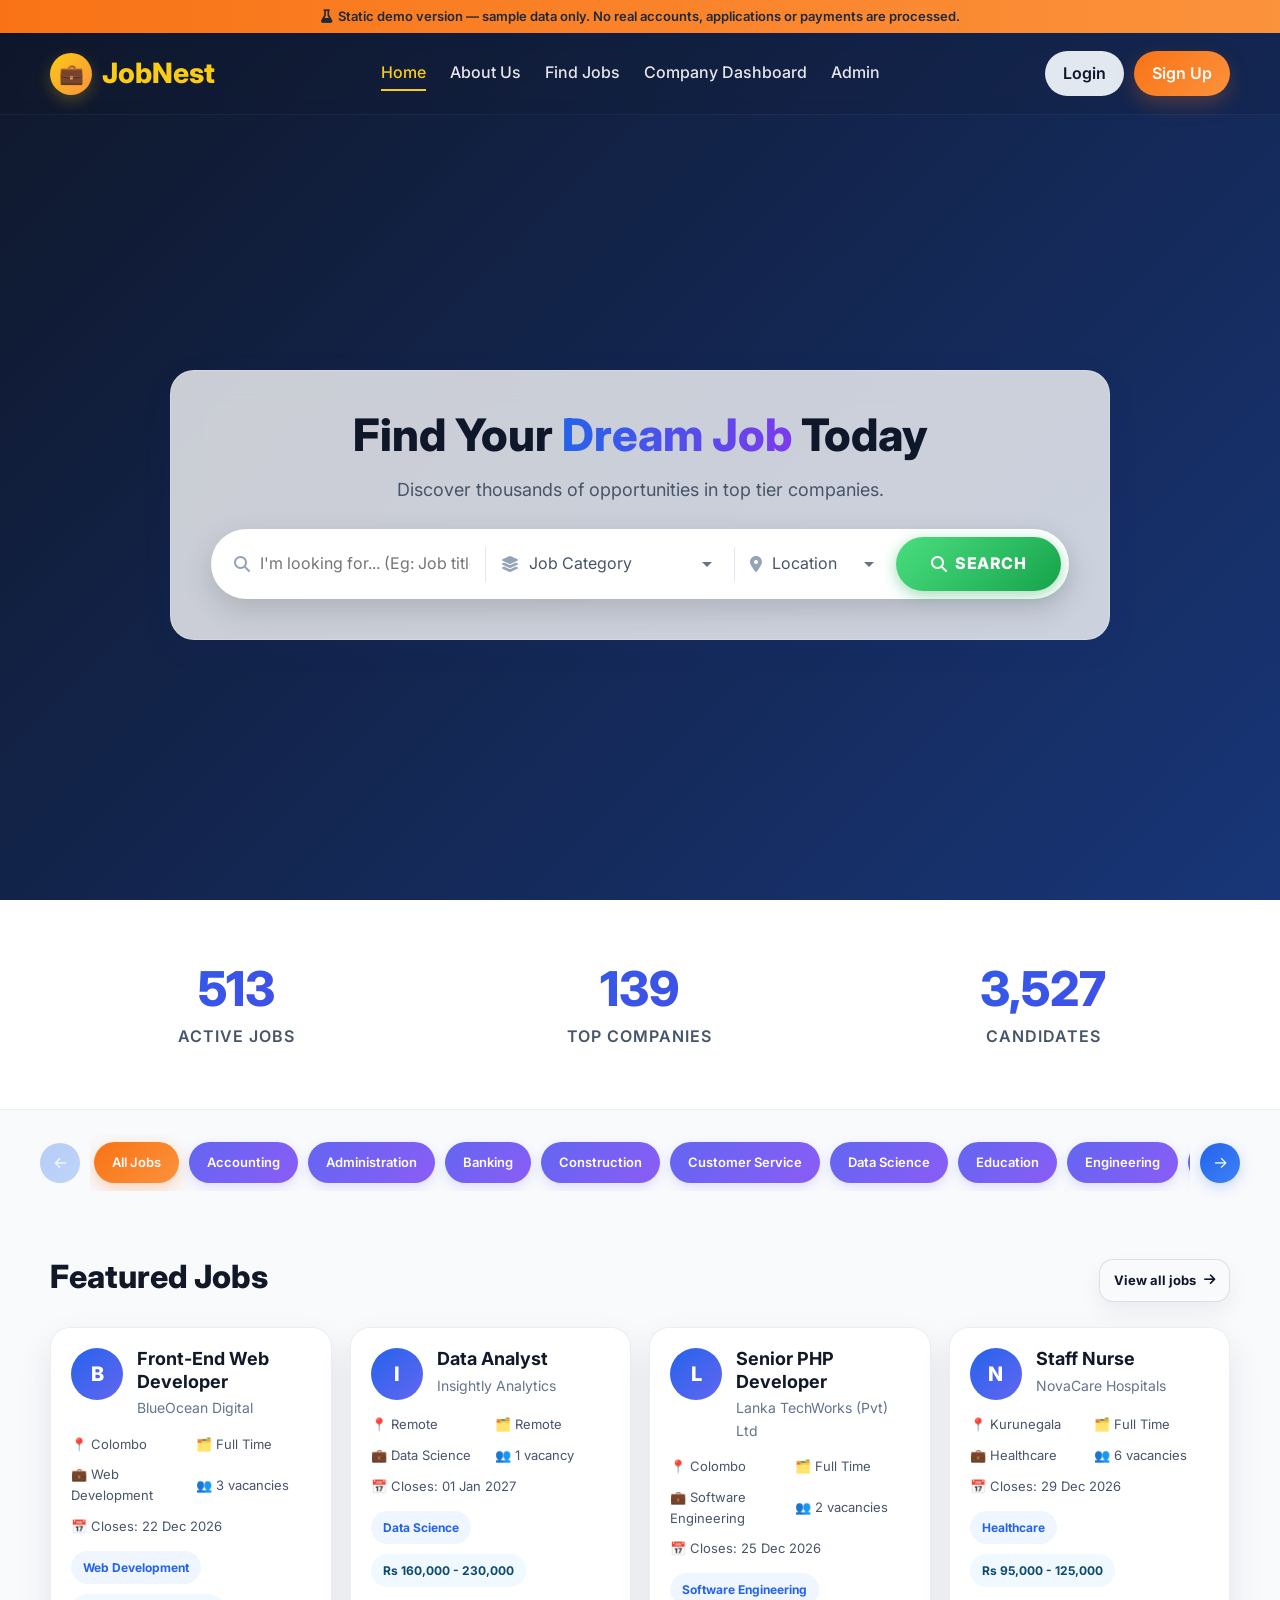
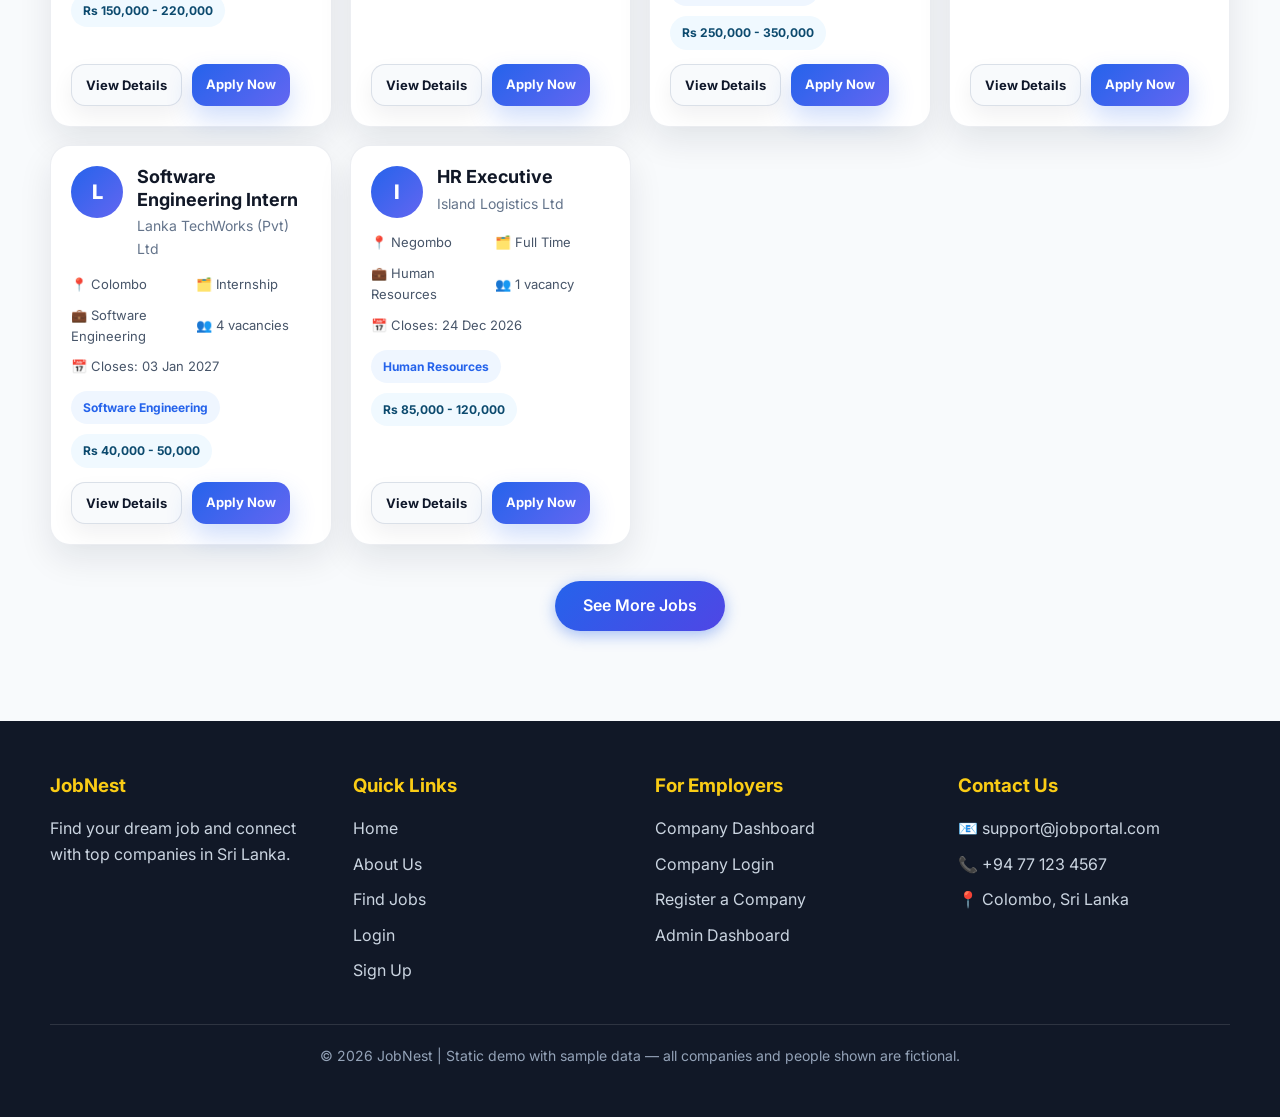
<file: index.html>
<!DOCTYPE html>
<html lang="en">
<head>
  <meta charset="UTF-8">
  <meta name="viewport" content="width=device-width, initial-scale=1.0">
  <title>JobNest – Find Your Dream Job | Demo</title>
  <meta name="description" content="Static demo of the JobNest job portal: browse sample jobs, companies and dashboards.">
  <link rel="preconnect" href="https://fonts.googleapis.com">
  <link rel="preconnect" href="https://fonts.gstatic.com" crossorigin>
  <link rel="stylesheet" href="https://fonts.googleapis.com/css2?family=Inter:wght@300;400;500;600;700;800&display=swap">
  <link rel="stylesheet" href="https://cdnjs.cloudflare.com/ajax/libs/font-awesome/6.5.2/css/all.min.css">
  <link rel="stylesheet" href="assets/css/style.css">
</head>
<body data-page="home">

  <noscript><p style="padding:140px 20px 20px;text-align:center">This demo needs JavaScript enabled to show navigation and sample jobs.</p></noscript>

  <section class="cinematic-hero">
    <div id="cinematic-slider" class="hero-slider" aria-hidden="true"></div>
    <div class="hero-overlay"></div>

    <div class="hero-content reveal">
      <div class="glass-panel">
        <h1>Find Your <span>Dream Job</span> Today</h1>
        <p class="lead">Discover thousands of opportunities in top tier companies.</p>

        <form action="jobs.html" method="GET" class="premium-search-bar" role="search">
          <div class="search-input-group flex-fill">
            <i class="fas fa-search"></i>
            <input type="text" name="search" aria-label="Keyword" placeholder="I'm looking for... (Eg: Job title, Position, Company)">
          </div>
          <div class="search-divider"></div>
          <div class="search-input-group">
            <i class="fas fa-layer-group"></i>
            <select name="category" id="home-category" aria-label="Job category">
              <option value="">Job Category</option>
            </select>
          </div>
          <div class="search-divider"></div>
          <div class="search-input-group">
            <i class="fas fa-map-marker-alt"></i>
            <select name="location" id="home-location" aria-label="Location">
              <option value="">Location</option>
            </select>
          </div>
          <button type="submit" class="btn-primary search-btn"><i class="fas fa-search"></i> SEARCH</button>
        </form>
      </div>
    </div>
  </section>

  <section class="stats-section reveal" aria-label="Platform statistics (sample numbers)">
    <div class="stat-box">
      <div class="stat-number stat-counter" id="stat-jobs" data-target="0">0</div>
      <div class="stat-label">Active Jobs</div>
    </div>
    <div class="stat-box">
      <div class="stat-number stat-counter" id="stat-companies" data-target="0">0</div>
      <div class="stat-label">Top Companies</div>
    </div>
    <div class="stat-box">
      <div class="stat-number stat-counter" id="stat-candidates" data-target="0">0</div>
      <div class="stat-label">Candidates</div>
    </div>
  </section>

  <section class="categories" aria-label="Browse by category">
    <div class="cat-slider">
      <button type="button" class="cat-nav" id="cat-prev" aria-label="Previous categories">←</button>
      <div class="cat-grid" id="cat-grid"></div>
      <button type="button" class="cat-nav" id="cat-next" aria-label="Next categories">→</button>
    </div>
  </section>

  <section id="jobs" class="jobs">
    <div class="section-head">
      <h2 class="section-title">Featured Jobs</h2>
      <a href="jobs.html" class="details-btn">View all jobs <i class="fas fa-arrow-right" style="margin-left:8px;margin-top:3px"></i></a>
    </div>
    <div class="job-list" id="featured-list"></div>
    <div class="see-more">
      <a href="jobs.html" class="btn-primary">See More Jobs</a>
    </div>
  </section>

  <script src="assets/js/data.js"></script>
  <script src="assets/js/app.js"></script>
</body>
</html>
</file>
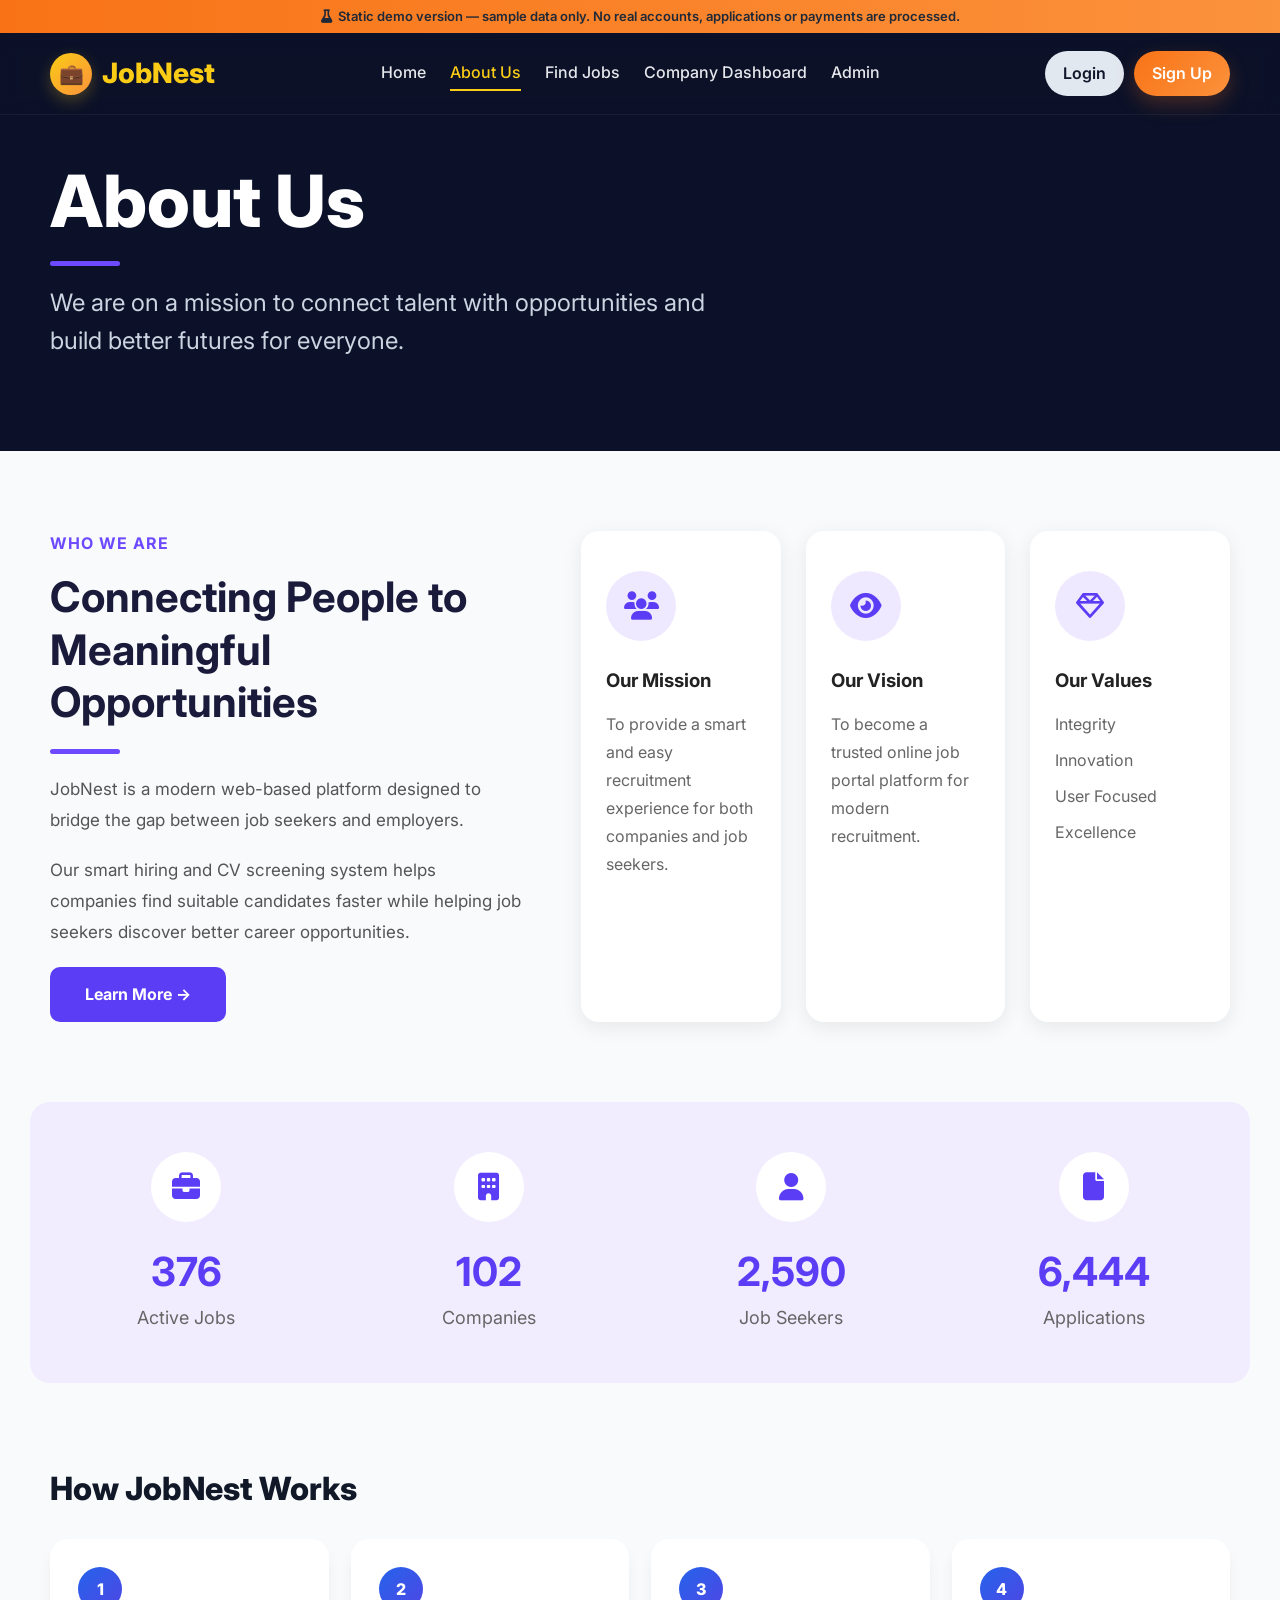
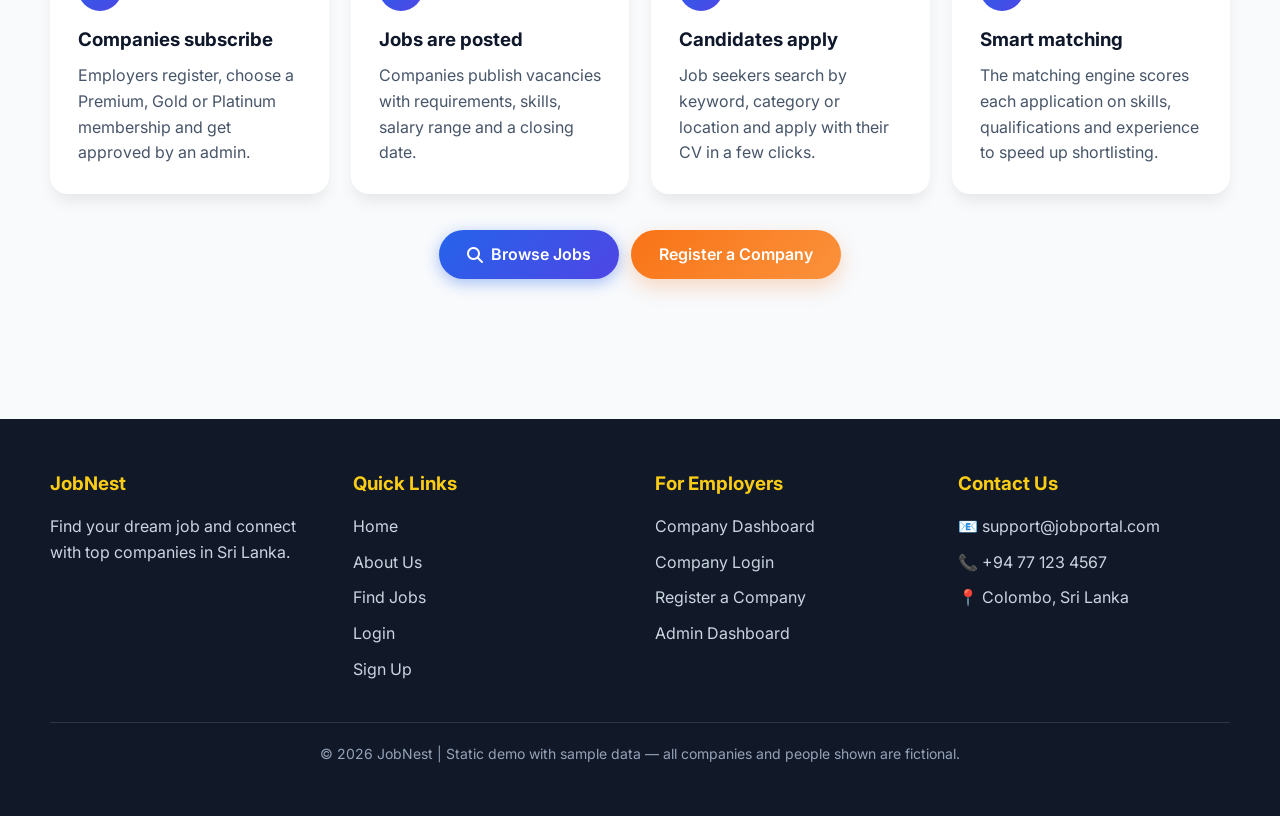
<file: about.html>
<!DOCTYPE html>
<html lang="en">
<head>
  <meta charset="UTF-8">
  <meta name="viewport" content="width=device-width, initial-scale=1.0">
  <title>About Us | JobNest Demo</title>
  <meta name="description" content="About JobNest — connecting job seekers and employers in Sri Lanka.">
  <link rel="preconnect" href="https://fonts.googleapis.com">
  <link rel="preconnect" href="https://fonts.gstatic.com" crossorigin>
  <link rel="stylesheet" href="https://fonts.googleapis.com/css2?family=Inter:wght@300;400;500;600;700;800&display=swap">
  <link rel="stylesheet" href="https://cdnjs.cloudflare.com/ajax/libs/font-awesome/6.5.2/css/all.min.css">
  <link rel="stylesheet" href="assets/css/style.css">
</head>
<body data-page="about">

  <section class="page-banner about-banner">
    <div class="container" style="padding:0">
      <h1 style="font-size:clamp(2.4rem,6vw,4.5rem)">About Us</h1>
      <div class="line"></div>
      <p style="font-size:clamp(18px,2.4vw,24px);line-height:1.6">We are on a mission to connect talent with opportunities and build better futures for everyone.</p>
    </div>
  </section>

  <section class="about-section">
    <div class="about-left reveal">
      <h4>WHO WE ARE</h4>
      <h2>Connecting People to Meaningful Opportunities</h2>
      <div class="line2"></div>
      <p>JobNest is a modern web-based platform designed to bridge the gap between job seekers and employers.</p>
      <p>Our smart hiring and CV screening system helps companies find suitable candidates faster while helping job seekers discover better career opportunities.</p>
      <a href="#how-it-works" class="learn-more-btn">Learn More →</a>
    </div>

    <div class="cards reveal">
      <div class="card">
        <i class="fa-solid fa-users"></i>
        <h3>Our Mission</h3>
        <p>To provide a smart and easy recruitment experience for both companies and job seekers.</p>
      </div>
      <div class="card">
        <i class="fa-solid fa-eye"></i>
        <h3>Our Vision</h3>
        <p>To become a trusted online job portal platform for modern recruitment.</p>
      </div>
      <div class="card">
        <i class="fa-regular fa-gem"></i>
        <h3>Our Values</h3>
        <ul>
          <li>Integrity</li>
          <li>Innovation</li>
          <li>User Focused</li>
          <li>Excellence</li>
        </ul>
      </div>
    </div>
  </section>

  <section class="about-stats reveal" aria-label="Sample statistics">
    <div><i class="fa-solid fa-briefcase"></i><h2 class="stat-counter" data-target="1250">0</h2><p>Active Jobs</p></div>
    <div><i class="fa-solid fa-building"></i><h2 class="stat-counter" data-target="340">0</h2><p>Companies</p></div>
    <div><i class="fa-solid fa-user"></i><h2 class="stat-counter" data-target="8600">0</h2><p>Job Seekers</p></div>
    <div><i class="fa-solid fa-file"></i><h2 class="stat-counter" data-target="21400">0</h2><p>Applications</p></div>
  </section>

  <section class="how-it-works" id="how-it-works">
    <h2 class="section-title">How JobNest Works</h2>
    <div class="steps">
      <div class="step reveal">
        <div class="step-num">1</div>
        <h3>Companies subscribe</h3>
        <p>Employers register, choose a Premium, Gold or Platinum membership and get approved by an admin.</p>
      </div>
      <div class="step reveal">
        <div class="step-num">2</div>
        <h3>Jobs are posted</h3>
        <p>Companies publish vacancies with requirements, skills, salary range and a closing date.</p>
      </div>
      <div class="step reveal">
        <div class="step-num">3</div>
        <h3>Candidates apply</h3>
        <p>Job seekers search by keyword, category or location and apply with their CV in a few clicks.</p>
      </div>
      <div class="step reveal">
        <div class="step-num">4</div>
        <h3>Smart matching</h3>
        <p>The matching engine scores each application on skills, qualifications and experience to speed up shortlisting.</p>
      </div>
    </div>
    <div style="text-align:center;margin-top:36px;display:flex;gap:12px;justify-content:center;flex-wrap:wrap">
      <a href="jobs.html" class="btn-primary"><i class="fas fa-search"></i> Browse Jobs</a>
      <a href="register.html?role=company" class="pill-btn signup" style="padding:12px 28px">Register a Company</a>
    </div>
  </section>

  <script src="assets/js/data.js"></script>
  <script src="assets/js/app.js"></script>
</body>
</html>
</file>
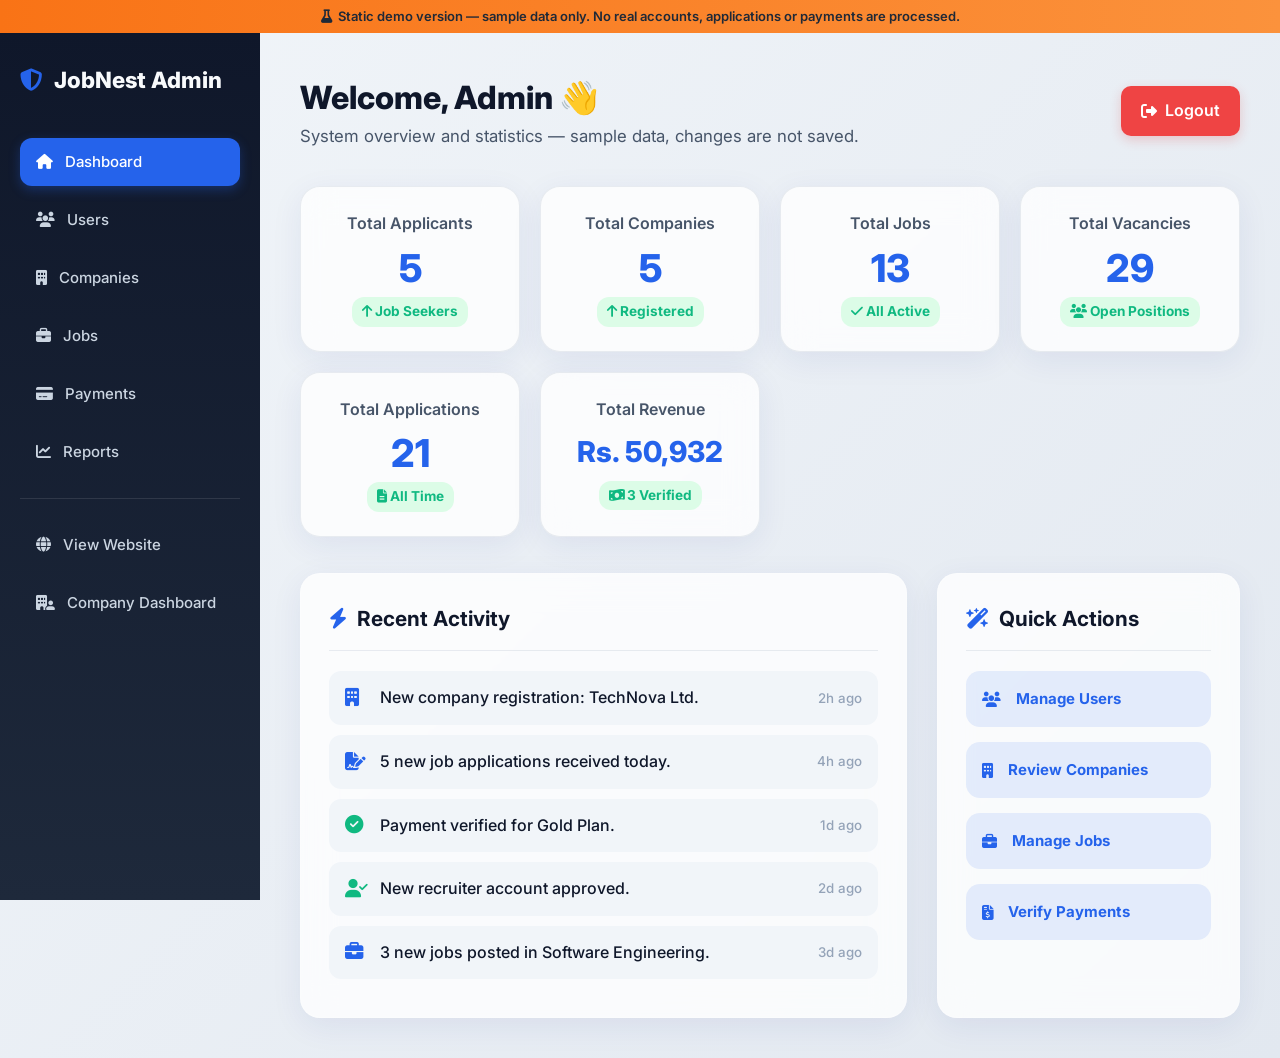
<file: admin-dashboard.html>
<!DOCTYPE html>
<html lang="en">
<head>
  <meta charset="UTF-8">
  <meta name="viewport" content="width=device-width, initial-scale=1.0">
  <title>Admin Dashboard | JobNest Demo</title>
  <meta name="description" content="Demo admin dashboard for JobNest with sample data.">
  <link rel="preconnect" href="https://fonts.googleapis.com">
  <link rel="preconnect" href="https://fonts.gstatic.com" crossorigin>
  <link rel="stylesheet" href="https://fonts.googleapis.com/css2?family=Inter:wght@300;400;500;600;700;800&display=swap">
  <link rel="stylesheet" href="https://cdnjs.cloudflare.com/ajax/libs/font-awesome/6.5.2/css/all.min.css">
  <link rel="stylesheet" href="assets/css/style.css">
</head>
<body data-page="admin" data-chrome="minimal" class="admin-body">

  <aside class="sidebar">
    <span class="brand"><i class="fas fa-shield-alt"></i> JobNest Admin</span>
    <nav class="side-nav" aria-label="Admin">
      <button type="button" data-panel="dashboard"><i class="fas fa-home"></i> Dashboard</button>
      <button type="button" data-panel="users"><i class="fas fa-users"></i> Users</button>
      <button type="button" data-panel="companies"><i class="fas fa-building"></i> Companies</button>
      <button type="button" data-panel="jobs"><i class="fas fa-briefcase"></i> Jobs</button>
      <button type="button" data-panel="payments"><i class="fas fa-credit-card"></i> Payments</button>
      <button type="button" data-panel="reports"><i class="fas fa-chart-line"></i> Reports</button>
      <div class="sep"></div>
      <a href="index.html"><i class="fas fa-globe"></i> View Website</a>
      <a href="company-dashboard.html"><i class="fas fa-building-user"></i> Company Dashboard</a>
    </nav>
  </aside>

  <main class="admin-main">
    <div class="topbar">
      <div>
        <h1>Welcome, Admin 👋</h1>
        <p>System overview and statistics &mdash; sample data, changes are not saved.</p>
      </div>
      <a href="index.html" class="logout-btn"><i class="fas fa-sign-out-alt"></i> Logout</a>
    </div>

    <!-- DASHBOARD -->
    <section class="admin-panel" id="panel-dashboard">
      <div class="admin-cards">
        <div class="glass-panel admin-stat"><div class="label">Total Applicants</div><div class="value stat-counter" id="a-users" data-suffix="">0</div><div class="trend"><i class="fas fa-arrow-up"></i> Job Seekers</div></div>
        <div class="glass-panel admin-stat"><div class="label">Total Companies</div><div class="value stat-counter" id="a-companies" data-suffix="">0</div><div class="trend"><i class="fas fa-arrow-up"></i> Registered</div></div>
        <div class="glass-panel admin-stat"><div class="label">Total Jobs</div><div class="value stat-counter" id="a-jobs" data-suffix="">0</div><div class="trend"><i class="fas fa-check"></i> All Active</div></div>
        <div class="glass-panel admin-stat"><div class="label">Total Vacancies</div><div class="value stat-counter" id="a-vacancies" data-suffix="">0</div><div class="trend"><i class="fas fa-users"></i> Open Positions</div></div>
        <div class="glass-panel admin-stat"><div class="label">Total Applications</div><div class="value stat-counter" id="a-apps" data-suffix="">0</div><div class="trend"><i class="fas fa-file-alt"></i> All Time</div></div>
        <div class="glass-panel admin-stat"><div class="label">Total Revenue</div><div class="value" style="font-size:1.8rem;line-height:1.4">Rs. <span class="stat-counter" id="a-revenue" data-suffix="">0</span></div><div class="trend"><i class="fas fa-money-bill-wave"></i> <span id="a-verified">0 Verified</span></div></div>
      </div>

      <div class="content-grid">
        <div class="glass-panel panel">
          <h3><i class="fas fa-bolt"></i> Recent Activity</h3>
          <ul class="activity-list">
            <li><i class="fas fa-building"></i> New company registration: TechNova Ltd. <small>2h ago</small></li>
            <li><i class="fas fa-file-signature"></i> 5 new job applications received today. <small>4h ago</small></li>
            <li><i class="fas fa-check-circle" style="color:var(--success)"></i> Payment verified for Gold Plan. <small>1d ago</small></li>
            <li><i class="fas fa-user-check" style="color:var(--success)"></i> New recruiter account approved. <small>2d ago</small></li>
            <li><i class="fas fa-briefcase"></i> 3 new jobs posted in Software Engineering. <small>3d ago</small></li>
          </ul>
        </div>
        <div class="glass-panel panel">
          <h3><i class="fas fa-wand-magic-sparkles"></i> Quick Actions</h3>
          <div class="actions">
            <button type="button" data-panel="users"><i class="fas fa-users"></i> Manage Users</button>
            <button type="button" data-panel="companies"><i class="fas fa-building"></i> Review Companies</button>
            <button type="button" data-panel="jobs"><i class="fas fa-briefcase"></i> Manage Jobs</button>
            <button type="button" data-panel="payments"><i class="fas fa-file-invoice-dollar"></i> Verify Payments</button>
          </div>
        </div>
      </div>
    </section>

    <!-- USERS -->
    <section class="admin-panel" id="panel-users">
      <div class="glass-panel panel">
        <h3><i class="fas fa-users"></i> Job Seekers</h3>
        <div class="table-tools"><label class="field"><i class="fas fa-search"></i><input type="text" id="user-search" placeholder="Search users…" aria-label="Search users"></label></div>
        <div class="table-wrap"><table>
          <thead><tr><th>Name</th><th>Email</th><th>Location</th><th>Applications</th><th>Joined</th><th>Status</th></tr></thead>
          <tbody id="users-body"></tbody>
        </table></div>
      </div>
    </section>

    <!-- COMPANIES -->
    <section class="admin-panel" id="panel-companies">
      <div class="glass-panel panel">
        <h3><i class="fas fa-building"></i> Companies</h3>
        <div class="table-wrap"><table>
          <thead><tr><th>Company</th><th>Industry</th><th>Email</th><th>Jobs</th><th>Plan</th><th>Status</th><th>Action</th></tr></thead>
          <tbody id="companies-body"></tbody>
        </table></div>
      </div>
    </section>

    <!-- JOBS -->
    <section class="admin-panel" id="panel-jobs">
      <div class="glass-panel panel">
        <h3><i class="fas fa-briefcase"></i> All Jobs</h3>
        <div class="table-tools"><label class="field"><i class="fas fa-search"></i><input type="text" id="job-search" placeholder="Search jobs…" aria-label="Search jobs"></label></div>
        <div class="table-wrap"><table>
          <thead><tr><th>Title</th><th>Company</th><th>Category</th><th>Location</th><th>Vacancies</th><th>Closing Date</th></tr></thead>
          <tbody id="admin-jobs-body"></tbody>
        </table></div>
      </div>
    </section>

    <!-- PAYMENTS -->
    <section class="admin-panel" id="panel-payments">
      <div class="glass-panel panel">
        <h3><i class="fas fa-credit-card"></i> Membership Payments</h3>
        <div class="demo-note"><i class="fas fa-flask"></i><span>Sample records only. No real payments, payment slips or gateway transactions exist in this demo.</span></div>
        <div class="table-wrap"><table>
          <thead><tr><th>Reference</th><th>Company</th><th>Plan</th><th>Amount</th><th>Method</th><th>Date</th><th>Status</th><th>Action</th></tr></thead>
          <tbody id="payments-body"></tbody>
        </table></div>
      </div>
    </section>

    <!-- REPORTS -->
    <section class="admin-panel" id="panel-reports">
      <div class="content-grid">
        <div class="glass-panel panel">
          <h3><i class="fas fa-chart-line"></i> Jobs by Category</h3>
          <div class="table-wrap"><table>
            <thead><tr><th>Category</th><th>Jobs</th><th>Vacancies</th></tr></thead>
            <tbody id="reports-body"></tbody>
          </table></div>
        </div>
        <div class="glass-panel panel">
          <h3><i class="fas fa-money-bill-wave"></i> Verified Revenue by Plan</h3>
          <div class="table-wrap"><table>
            <thead><tr><th>Plan</th><th>Revenue</th></tr></thead>
            <tbody id="revenue-body"></tbody>
          </table></div>
          <button type="button" class="btn-primary" style="margin-top:20px;width:100%" data-demo-click="Demo only: PDF report download is available in the full PHP version."><i class="fas fa-file-pdf"></i> Download PDF Report</button>
        </div>
      </div>
    </section>
  </main>

  <script src="assets/js/data.js"></script>
  <script src="assets/js/app.js"></script>
</body>
</html>
</file>
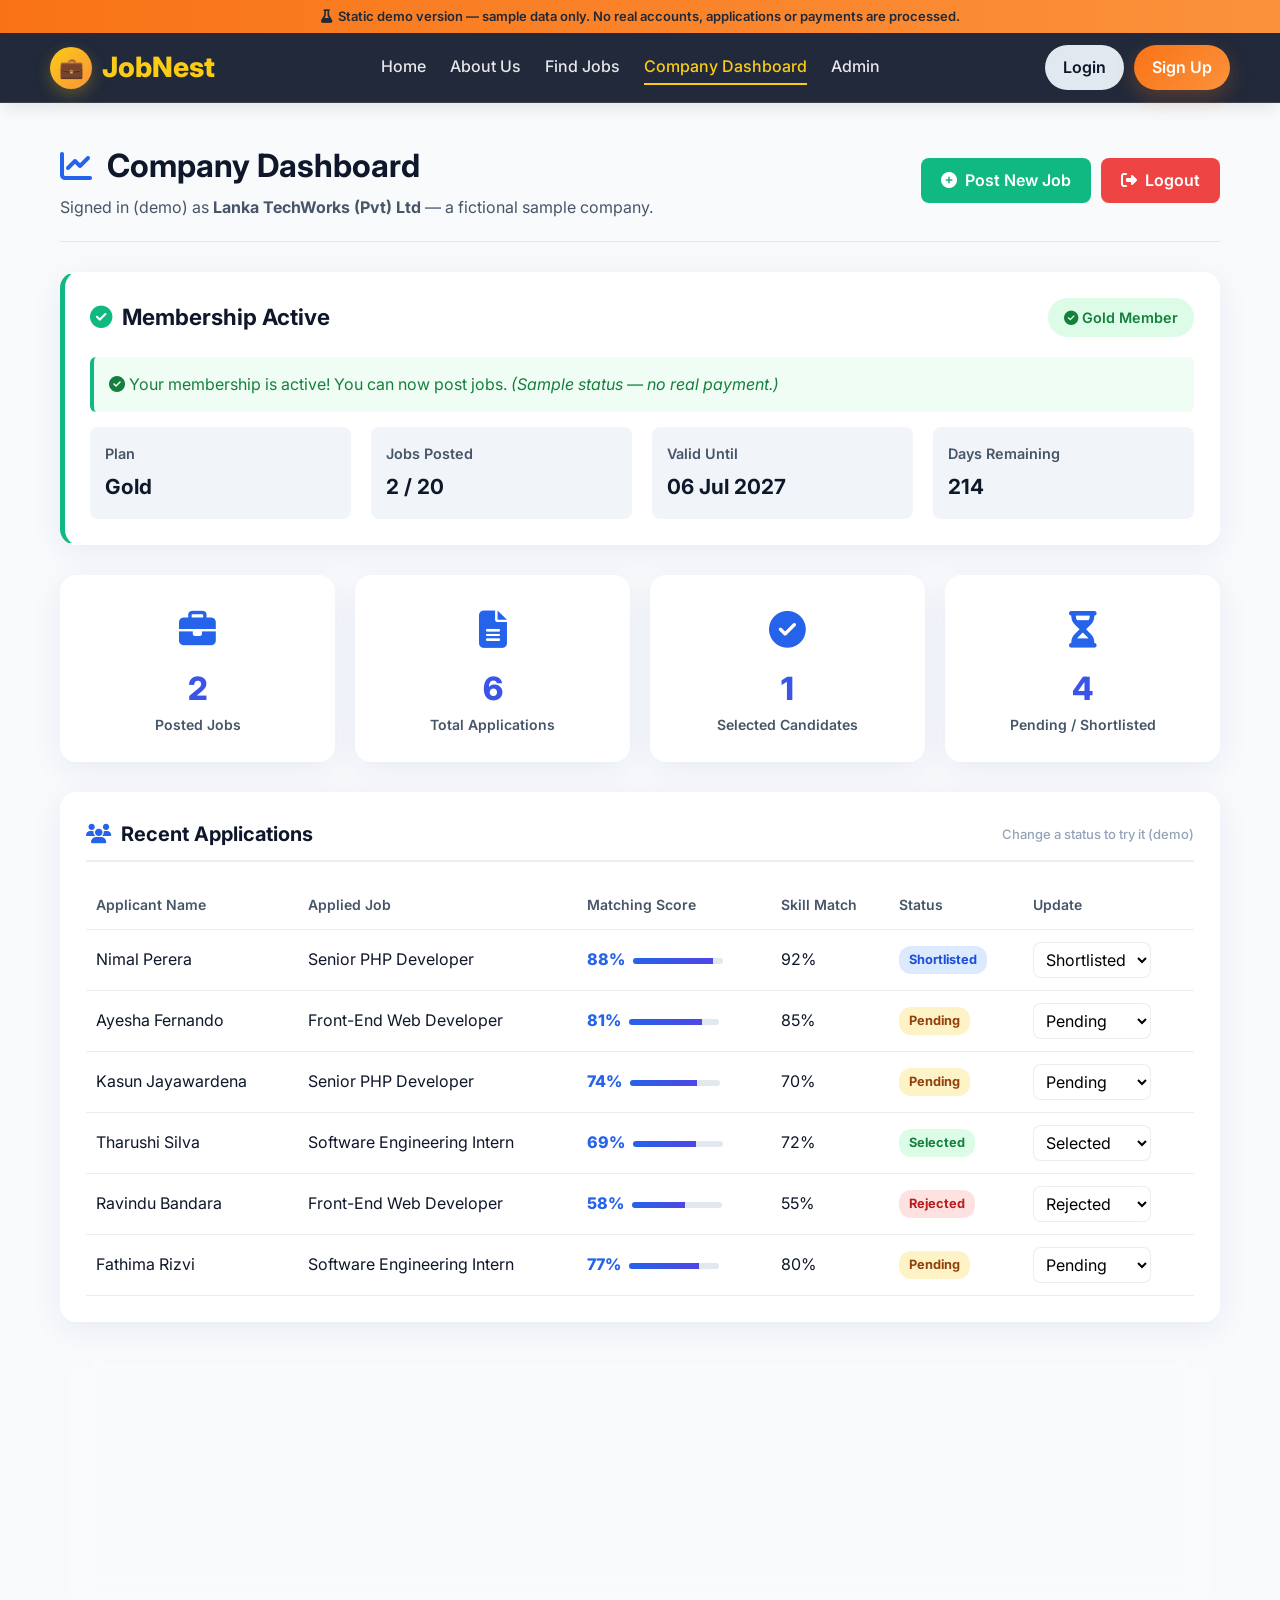
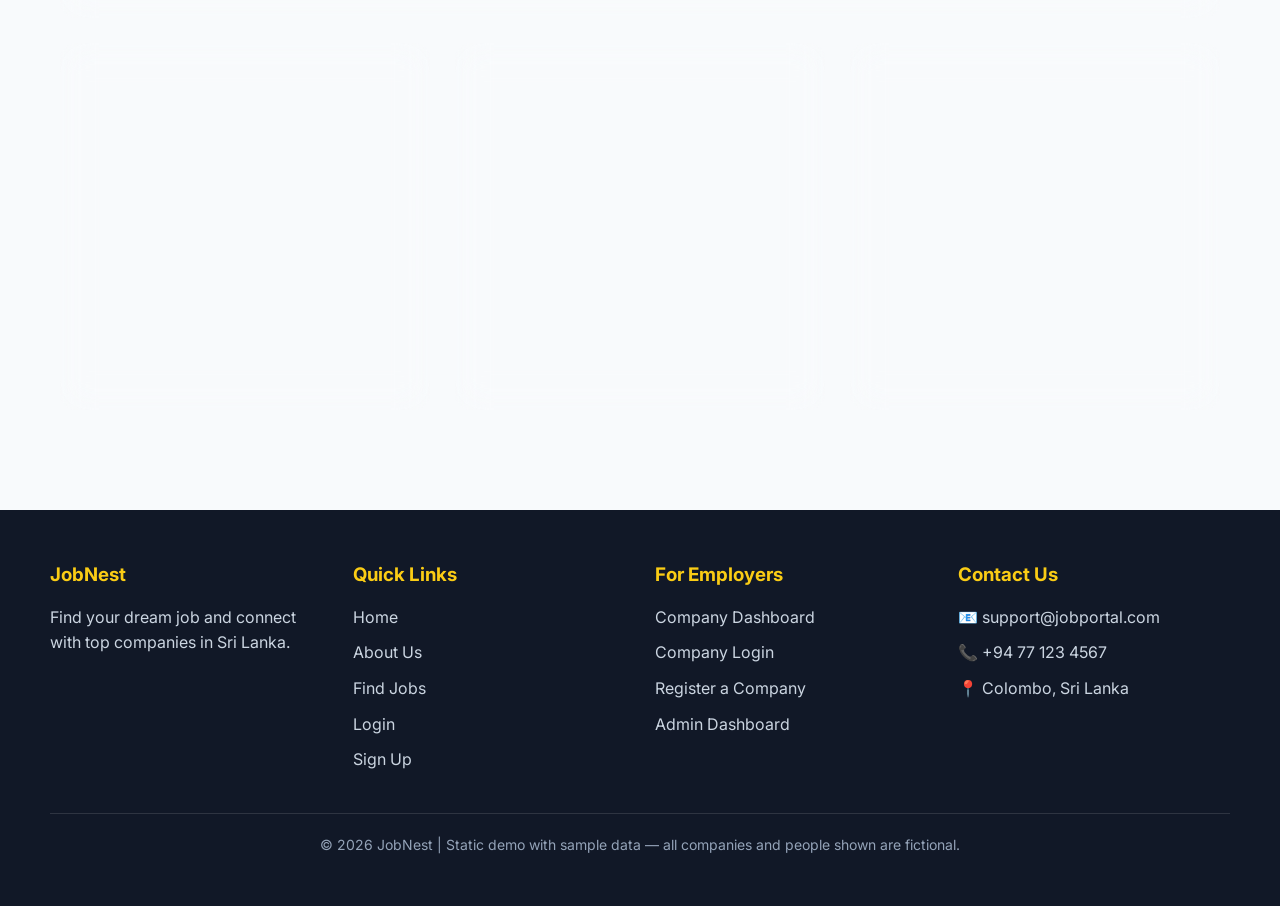
<file: company-dashboard.html>
<!DOCTYPE html>
<html lang="en">
<head>
  <meta charset="UTF-8">
  <meta name="viewport" content="width=device-width, initial-scale=1.0">
  <title>Company Dashboard | JobNest Demo</title>
  <meta name="description" content="Demo company dashboard for JobNest with sample data.">
  <link rel="preconnect" href="https://fonts.googleapis.com">
  <link rel="preconnect" href="https://fonts.gstatic.com" crossorigin>
  <link rel="stylesheet" href="https://fonts.googleapis.com/css2?family=Inter:wght@300;400;500;600;700;800&display=swap">
  <link rel="stylesheet" href="https://cdnjs.cloudflare.com/ajax/libs/font-awesome/6.5.2/css/all.min.css">
  <link rel="stylesheet" href="assets/css/style.css">
</head>
<body data-page="company" data-header="solid">

  <div class="dashboard-container">
    <div class="page-header">
      <div>
        <h1><i class="fas fa-chart-line"></i> Company Dashboard</h1>
        <p class="sub">Signed in (demo) as <strong>Lanka TechWorks (Pvt) Ltd</strong> &mdash; a fictional sample company.</p>
      </div>
      <div class="action-buttons">
        <button type="button" class="btn-action btn-success" data-open-modal="post-job-modal"><i class="fas fa-plus-circle"></i> Post New Job</button>
        <a href="index.html" class="btn-action btn-danger"><i class="fas fa-sign-out-alt"></i> Logout</a>
      </div>
    </div>

    <div class="glass-panel payment-status-card reveal">
      <div class="status-header">
        <h2><i class="fas fa-check-circle"></i> Membership Active</h2>
        <span class="status-badge"><i class="fas fa-check-circle"></i> Gold Member</span>
      </div>
      <div class="payment-message"><i class="fas fa-check-circle"></i> Your membership is active! You can now post jobs. <em>(Sample status &mdash; no real payment.)</em></div>
      <div class="payment-details">
        <div class="detail-item"><div class="detail-label">Plan</div><div class="detail-value">Gold</div></div>
        <div class="detail-item"><div class="detail-label">Jobs Posted</div><div class="detail-value" id="c-jobs-limit">0 / 20</div></div>
        <div class="detail-item"><div class="detail-label">Valid Until</div><div class="detail-value" id="plan-valid">—</div></div>
        <div class="detail-item"><div class="detail-label">Days Remaining</div><div class="detail-value">214</div></div>
      </div>
    </div>

    <div class="stats-grid reveal">
      <div class="glass-panel stat-card"><div class="stat-icon"><i class="fas fa-briefcase"></i></div><div class="stat-number" id="c-jobs">0</div><div class="stat-label">Posted Jobs</div></div>
      <div class="glass-panel stat-card"><div class="stat-icon"><i class="fas fa-file-alt"></i></div><div class="stat-number" id="c-apps">0</div><div class="stat-label">Total Applications</div></div>
      <div class="glass-panel stat-card"><div class="stat-icon"><i class="fas fa-check-circle"></i></div><div class="stat-number" id="c-selected">0</div><div class="stat-label">Selected Candidates</div></div>
      <div class="glass-panel stat-card"><div class="stat-icon"><i class="fas fa-hourglass-half"></i></div><div class="stat-number" id="c-pending">0</div><div class="stat-label">Pending / Shortlisted</div></div>
    </div>

    <div class="glass-panel panel-widget reveal" id="applications" style="margin-bottom:25px">
      <h3><span><i class="fas fa-users"></i> Recent Applications</span><small style="font-size:13px;color:var(--text-tertiary);font-weight:500">Change a status to try it (demo)</small></h3>
      <div class="table-wrap">
        <table>
          <thead><tr><th>Applicant Name</th><th>Applied Job</th><th>Matching Score</th><th>Skill Match</th><th>Status</th><th>Update</th></tr></thead>
          <tbody id="apps-body"></tbody>
        </table>
      </div>
    </div>

    <div class="glass-panel panel-widget reveal" id="my-jobs" style="margin-bottom:25px">
      <h3><span><i class="fas fa-briefcase"></i> My Job Posts</span>
        <button type="button" class="btn-action btn-success btn-sm" data-open-modal="post-job-modal"><i class="fas fa-plus"></i> New</button></h3>
      <div class="table-wrap">
        <table>
          <thead><tr><th>Job Title</th><th>Type</th><th>Location</th><th>Closing Date</th><th>Status</th></tr></thead>
          <tbody id="jobs-body"></tbody>
        </table>
      </div>
    </div>

    <div class="dashboard-grid reveal">
      <div class="glass-panel panel-widget">
        <h3><span><i class="fas fa-bolt"></i> Quick Actions</span></h3>
        <div class="quick-links">
          <button type="button" class="quick-link" data-open-modal="post-job-modal"><i class="fas fa-plus"></i> Post New Job</button>
          <a href="#applications" class="quick-link"><i class="fas fa-users"></i> Manage Applications</a>
          <a href="#my-jobs" class="quick-link"><i class="fas fa-briefcase"></i> View My Job Posts</a>
          <button type="button" class="quick-link" data-demo-click="Demo only: messaging is not available in this static version."><i class="fas fa-envelope"></i> Messages</button>
        </div>
      </div>

      <div class="glass-panel panel-widget">
        <h3><span><i class="fas fa-info-circle"></i> Your Plan</span></h3>
        <ul class="feature-list">
          <li><i class="fas fa-check"></i> <strong>Gold Plan</strong></li>
          <li><i class="fas fa-briefcase"></i> Up to 20 Job Posts</li>
          <li><i class="fas fa-wand-magic-sparkles"></i> Smart CV matching</li>
          <li><i class="fas fa-headset"></i> Priority Support</li>
        </ul>
        <div style="margin-top:20px;text-align:center">
          <button type="button" class="btn-action btn-secondary" data-demo-click="Demo only: plan upgrades and payments are not processed.">Upgrade / Renew Plan</button>
        </div>
      </div>

      <div class="glass-panel panel-widget">
        <h3><span><i class="fas fa-life-ring"></i> Support</span></h3>
        <ul class="feature-list">
          <li><i class="fas fa-envelope"></i> Email: support@jobportal.com</li>
          <li><i class="fas fa-phone"></i> Phone: <strong>+94 11 234 5678</strong></li>
          <li><i class="fas fa-comments"></i> WhatsApp: <strong>+94 77 123 4567</strong></li>
          <li><i class="fas fa-clock"></i> Mon – Fri, 9.00 am – 5.00 pm</li>
        </ul>
      </div>
    </div>
  </div>

  <!-- Post job modal (demo only) -->
  <div class="modal" id="post-job-modal" role="dialog" aria-modal="true" aria-labelledby="post-job-title">
    <div class="modal-box">
      <button class="modal-close" type="button" aria-label="Close">✕</button>
      <h2 id="post-job-title">Post a New Job</h2>
      <p>The job is added to this page only. Nothing is published or saved.</p>
      <form id="post-job-form">
        <div class="form-row"><label for="pj-title">Job title</label><input id="pj-title" name="title" type="text" placeholder="e.g. QA Engineer" required></div>
        <div class="form-grid">
          <div class="form-row"><label for="post-job-cat">Category</label><select id="post-job-cat" name="category"><option value="">Select</option></select></div>
          <div class="form-row"><label for="post-job-type">Job type</label><select id="post-job-type" name="type"><option value="">Select</option></select></div>
          <div class="form-row"><label for="pj-loc">Location</label><input id="pj-loc" name="location" type="text" placeholder="e.g. Colombo"></div>
          <div class="form-row"><label for="pj-sal">Salary (Rs)</label><input id="pj-sal" name="salary" type="text" placeholder="e.g. 120,000 - 160,000"></div>
        </div>
        <div class="form-row"><label for="pj-desc">Description</label><textarea id="pj-desc" name="description" rows="3" placeholder="Short description of the role"></textarea></div>
        <button type="submit" class="btn-primary" style="width:100%"><i class="fas fa-plus-circle"></i> Add Job (Demo)</button>
      </form>
    </div>
  </div>

  <script src="assets/js/data.js"></script>
  <script src="assets/js/app.js"></script>
</body>
</html>
</file>
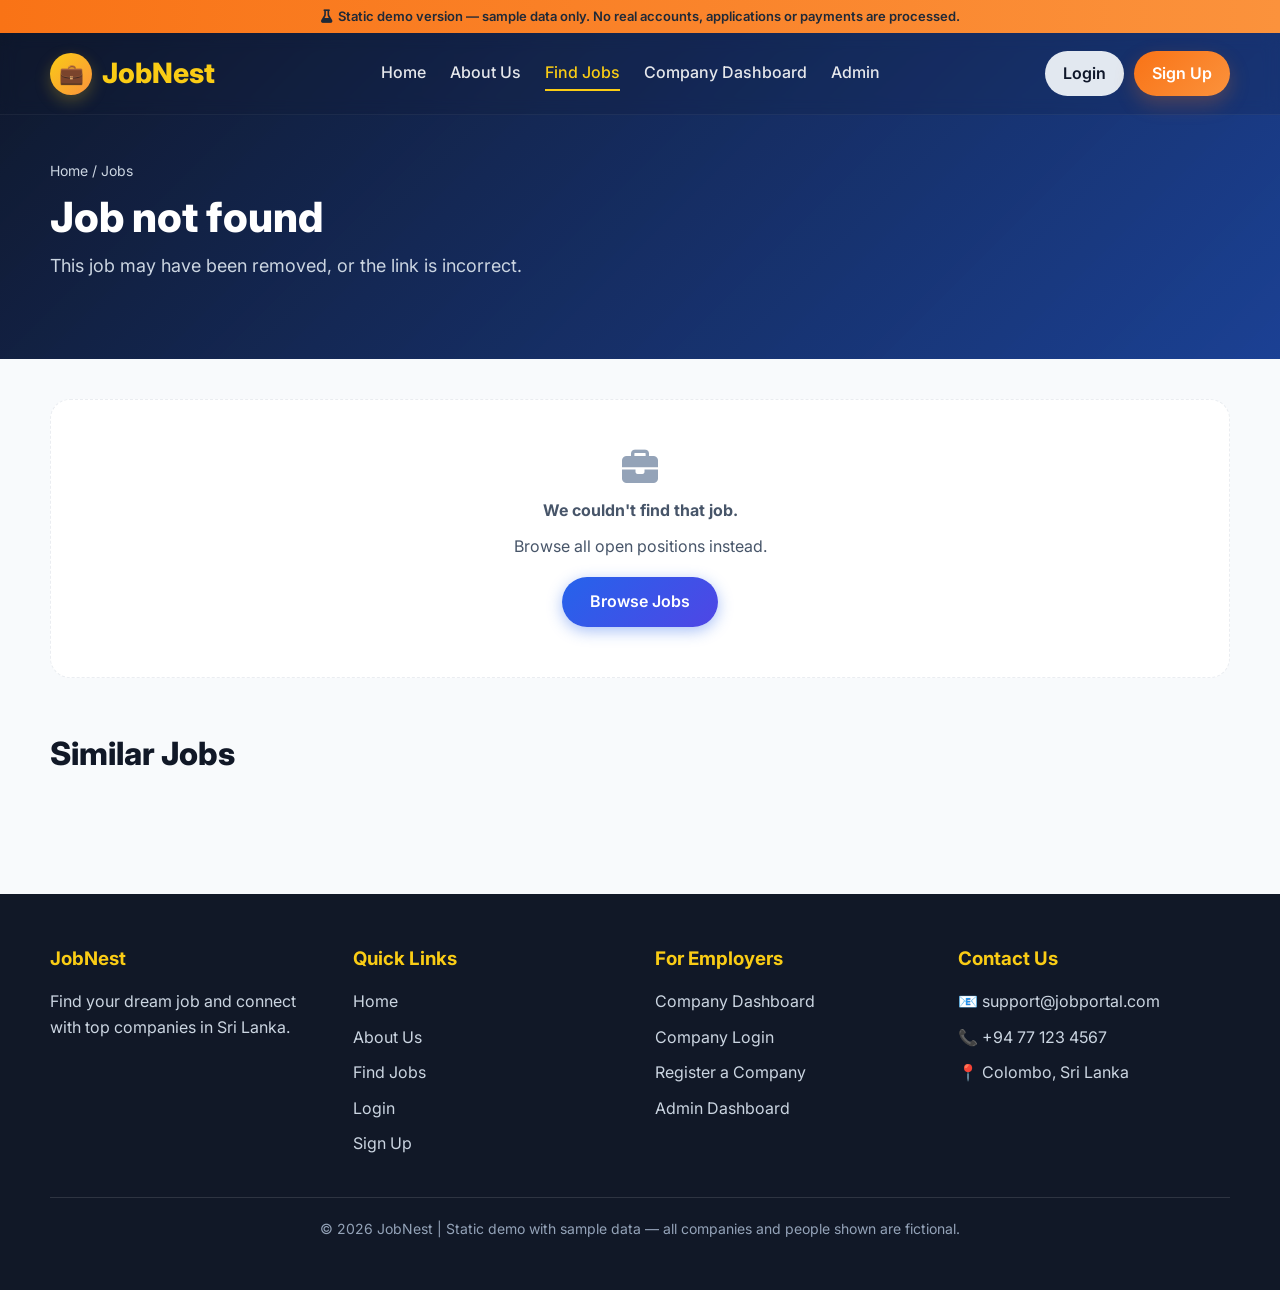
<file: job-details.html>
<!DOCTYPE html>
<html lang="en">
<head>
  <meta charset="UTF-8">
  <meta name="viewport" content="width=device-width, initial-scale=1.0">
  <title>Job Details | JobNest Demo</title>
  <meta name="description" content="Sample job details on the JobNest demo.">
  <link rel="preconnect" href="https://fonts.googleapis.com">
  <link rel="preconnect" href="https://fonts.gstatic.com" crossorigin>
  <link rel="stylesheet" href="https://fonts.googleapis.com/css2?family=Inter:wght@300;400;500;600;700;800&display=swap">
  <link rel="stylesheet" href="https://cdnjs.cloudflare.com/ajax/libs/font-awesome/6.5.2/css/all.min.css">
  <link rel="stylesheet" href="assets/css/style.css">
</head>
<body data-page="details">

  <section class="page-banner">
    <div class="container" style="padding:0">
      <div class="breadcrumb" id="banner-crumb"><a href="index.html">Home</a> / <a href="jobs.html">Jobs</a></div>
      <h1 id="banner-title">Loading job…</h1>
      <p id="banner-sub"></p>
      <div class="banner-meta" id="banner-meta"></div>
    </div>
  </section>

  <div class="details-layout" id="details-root"></div>

  <section class="jobs" style="padding-top:30px">
    <h2 class="section-title">Similar Jobs</h2>
    <div class="job-list" id="similar-list"></div>
  </section>

  <!-- Apply modal (demo only) -->
  <div class="modal" id="apply-modal" role="dialog" aria-modal="true" aria-labelledby="apply-title">
    <div class="modal-box">
      <button class="modal-close" type="button" aria-label="Close">✕</button>
      <h2 id="apply-title">Apply for this job</h2>
      <p id="apply-job-title"></p>
      <div class="demo-note"><i class="fas fa-flask"></i><span>Demo form: nothing is sent or uploaded. Any file you choose stays in your browser.</span></div>
      <form id="apply-form">
        <div class="form-grid">
          <div class="form-row"><label for="ap-name">Full name</label><input id="ap-name" type="text" placeholder="e.g. Nimal Perera" required></div>
          <div class="form-row"><label for="ap-phone">Phone</label><input id="ap-phone" type="tel" placeholder="07X XXX XXXX"></div>
        </div>
        <div class="form-row"><label for="ap-email">Email</label><input id="ap-email" type="email" placeholder="you@example.com" required></div>
        <div class="form-row"><label for="ap-cv">CV (PDF)</label><input id="ap-cv" type="file" accept=".pdf"><div class="hint">Not uploaded in the demo.</div></div>
        <div class="form-row"><label>Which of the key skills do you have?</label><div id="apply-skills"></div></div>
        <div class="form-row"><label for="ap-cover">Cover note</label><textarea id="ap-cover" rows="3" placeholder="A short note to the employer (optional)"></textarea></div>
        <button type="submit" class="btn-primary" style="width:100%"><i class="fas fa-paper-plane"></i> Submit Application (Demo)</button>
      </form>
    </div>
  </div>

  <script src="assets/js/data.js"></script>
  <script src="assets/js/app.js"></script>
</body>
</html>
</file>
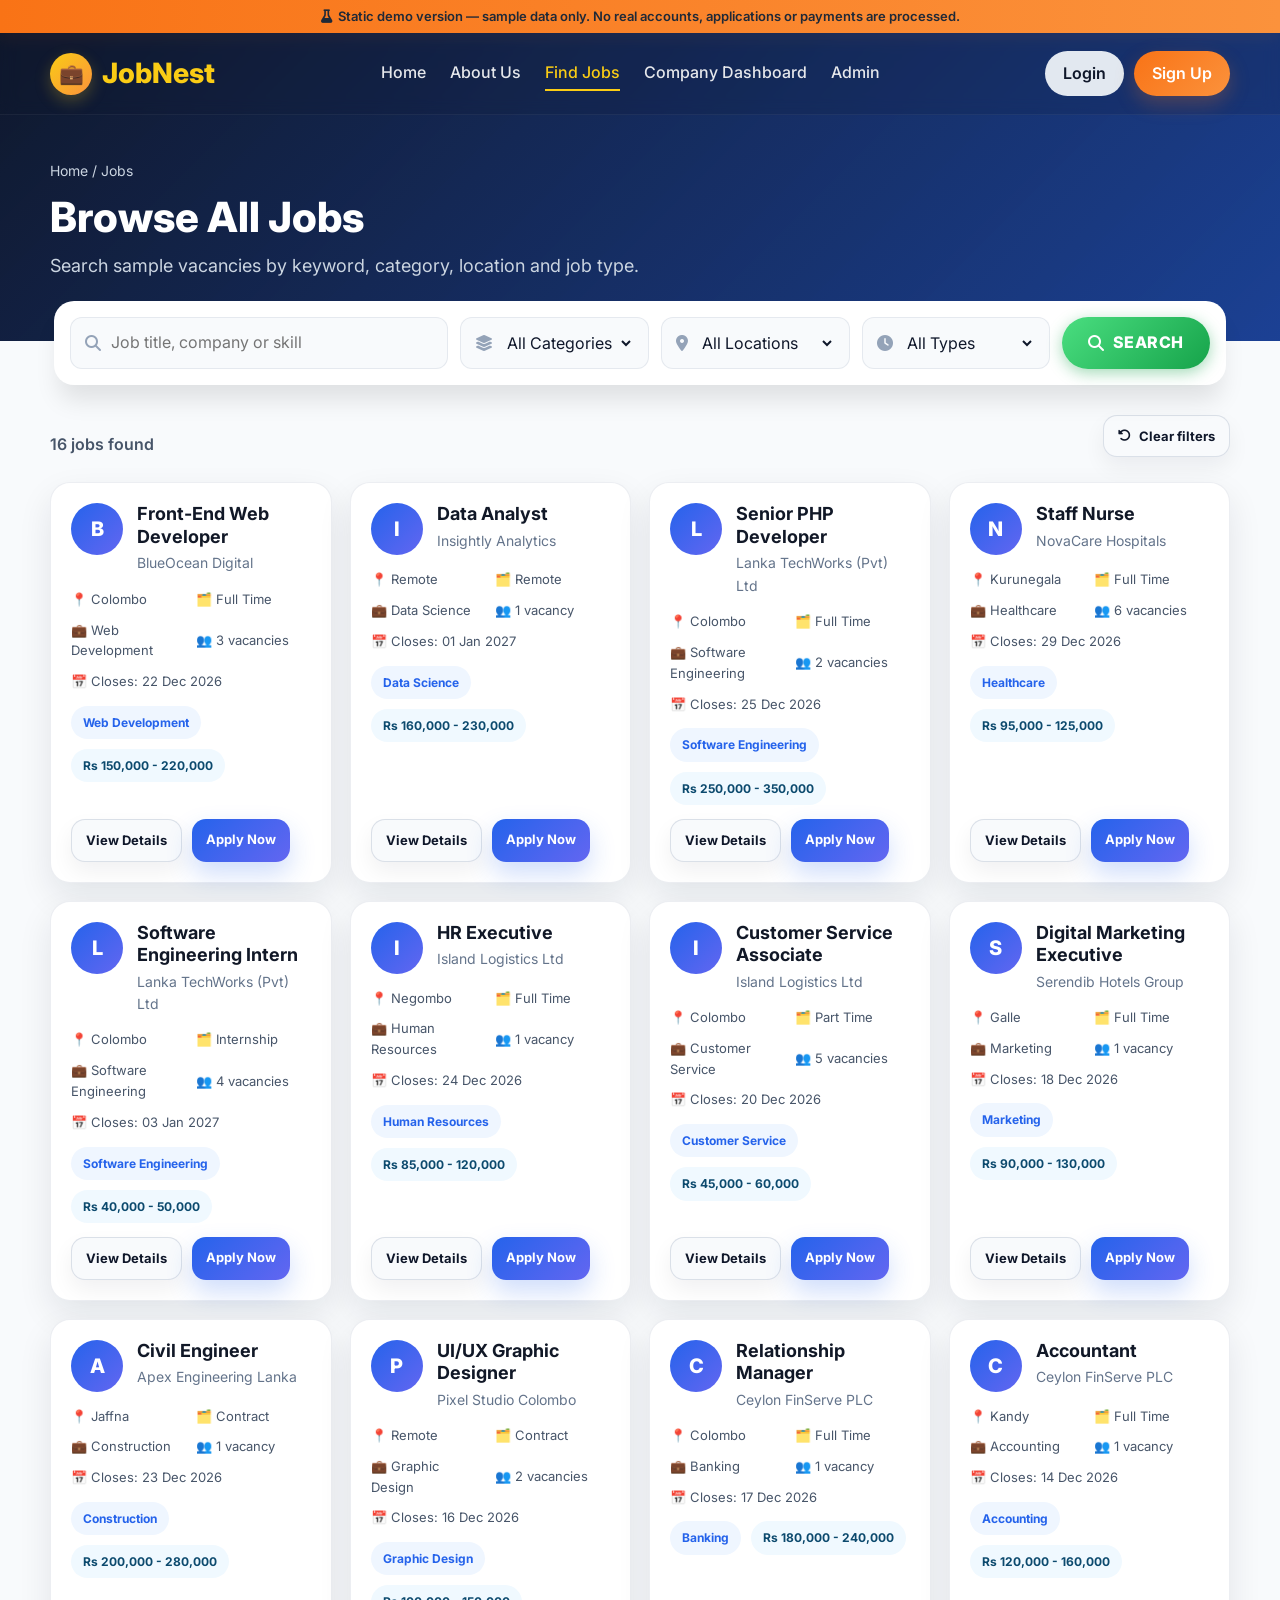
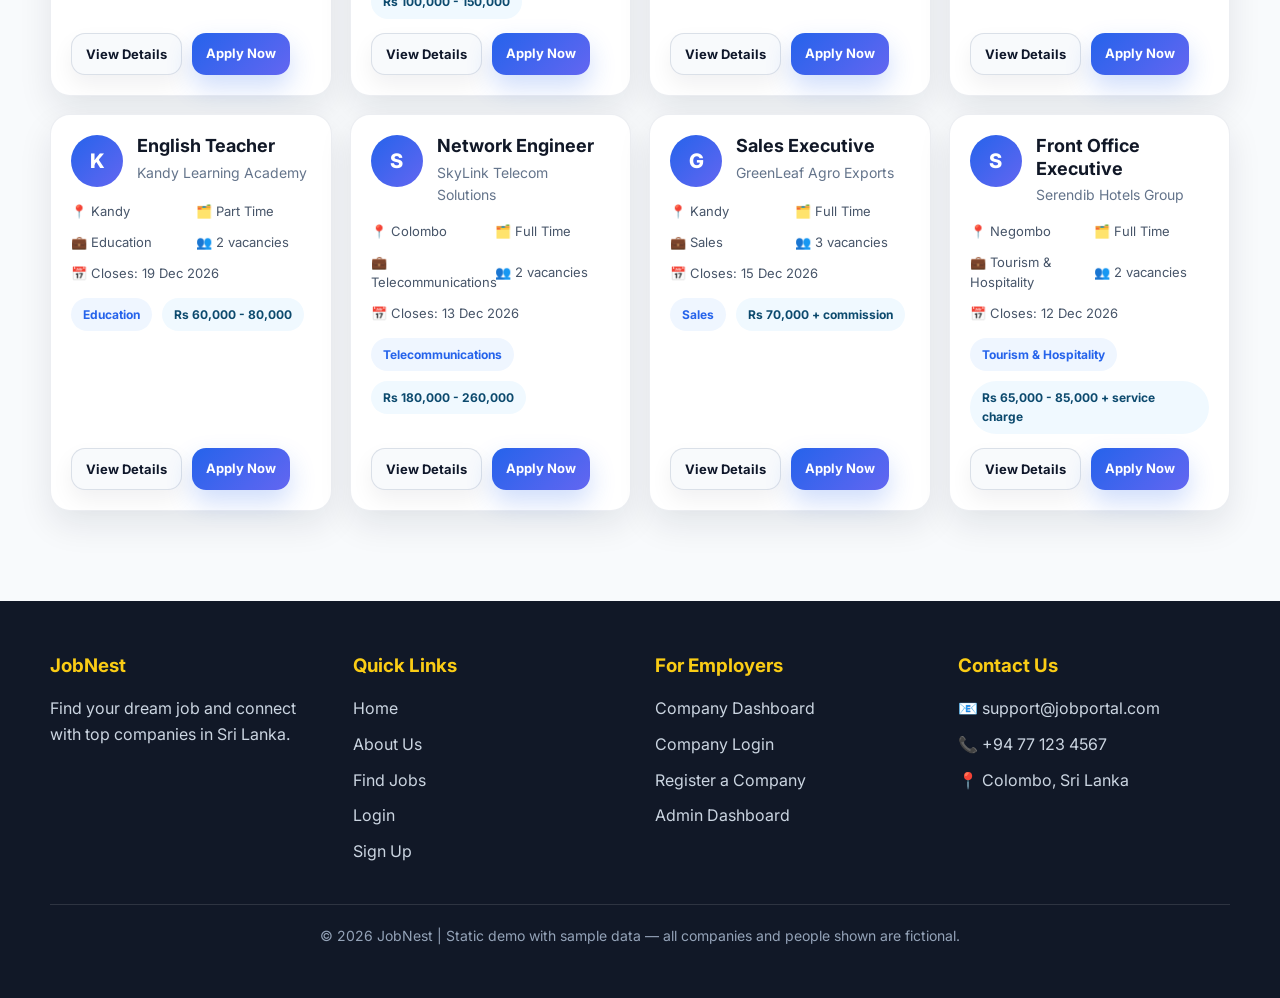
<file: jobs.html>
<!DOCTYPE html>
<html lang="en">
<head>
  <meta charset="UTF-8">
  <meta name="viewport" content="width=device-width, initial-scale=1.0">
  <title>Job Listings | JobNest Demo</title>
  <meta name="description" content="Browse sample job listings on the JobNest demo.">
  <link rel="preconnect" href="https://fonts.googleapis.com">
  <link rel="preconnect" href="https://fonts.gstatic.com" crossorigin>
  <link rel="stylesheet" href="https://fonts.googleapis.com/css2?family=Inter:wght@300;400;500;600;700;800&display=swap">
  <link rel="stylesheet" href="https://cdnjs.cloudflare.com/ajax/libs/font-awesome/6.5.2/css/all.min.css">
  <link rel="stylesheet" href="assets/css/style.css">
</head>
<body data-page="jobs">

  <section class="page-banner">
    <div class="container" style="padding:0">
      <div class="breadcrumb"><a href="index.html">Home</a> / Jobs</div>
      <h1>Browse All Jobs</h1>
      <p>Search sample vacancies by keyword, category, location and job type.</p>
    </div>
  </section>

  <div class="container">
    <form class="filter-bar" id="filter-form" role="search">
      <label class="field"><i class="fas fa-search"></i><input type="text" id="f-search" placeholder="Job title, company or skill" aria-label="Keyword"></label>
      <label class="field"><i class="fas fa-layer-group"></i><select id="f-category" aria-label="Category"><option value="">All Categories</option></select></label>
      <label class="field"><i class="fas fa-map-marker-alt"></i><select id="f-location" aria-label="Location"><option value="">All Locations</option></select></label>
      <label class="field"><i class="fas fa-clock"></i><select id="f-type" aria-label="Job type"><option value="">All Types</option></select></label>
      <button type="submit" class="btn-primary search-btn" style="padding:12px 26px!important"><i class="fas fa-search"></i> SEARCH</button>
    </form>
  </div>

  <section class="jobs" style="padding-top:30px">
    <div class="section-head">
      <span class="result-count" id="result-count" aria-live="polite"></span>
      <button type="button" class="details-btn" id="clear-filters"><i class="fas fa-rotate-left" style="margin-right:8px;margin-top:3px"></i> Clear filters</button>
    </div>
    <div class="job-list" id="job-results"></div>
  </section>

  <script src="assets/js/data.js"></script>
  <script src="assets/js/app.js"></script>
</body>
</html>
</file>
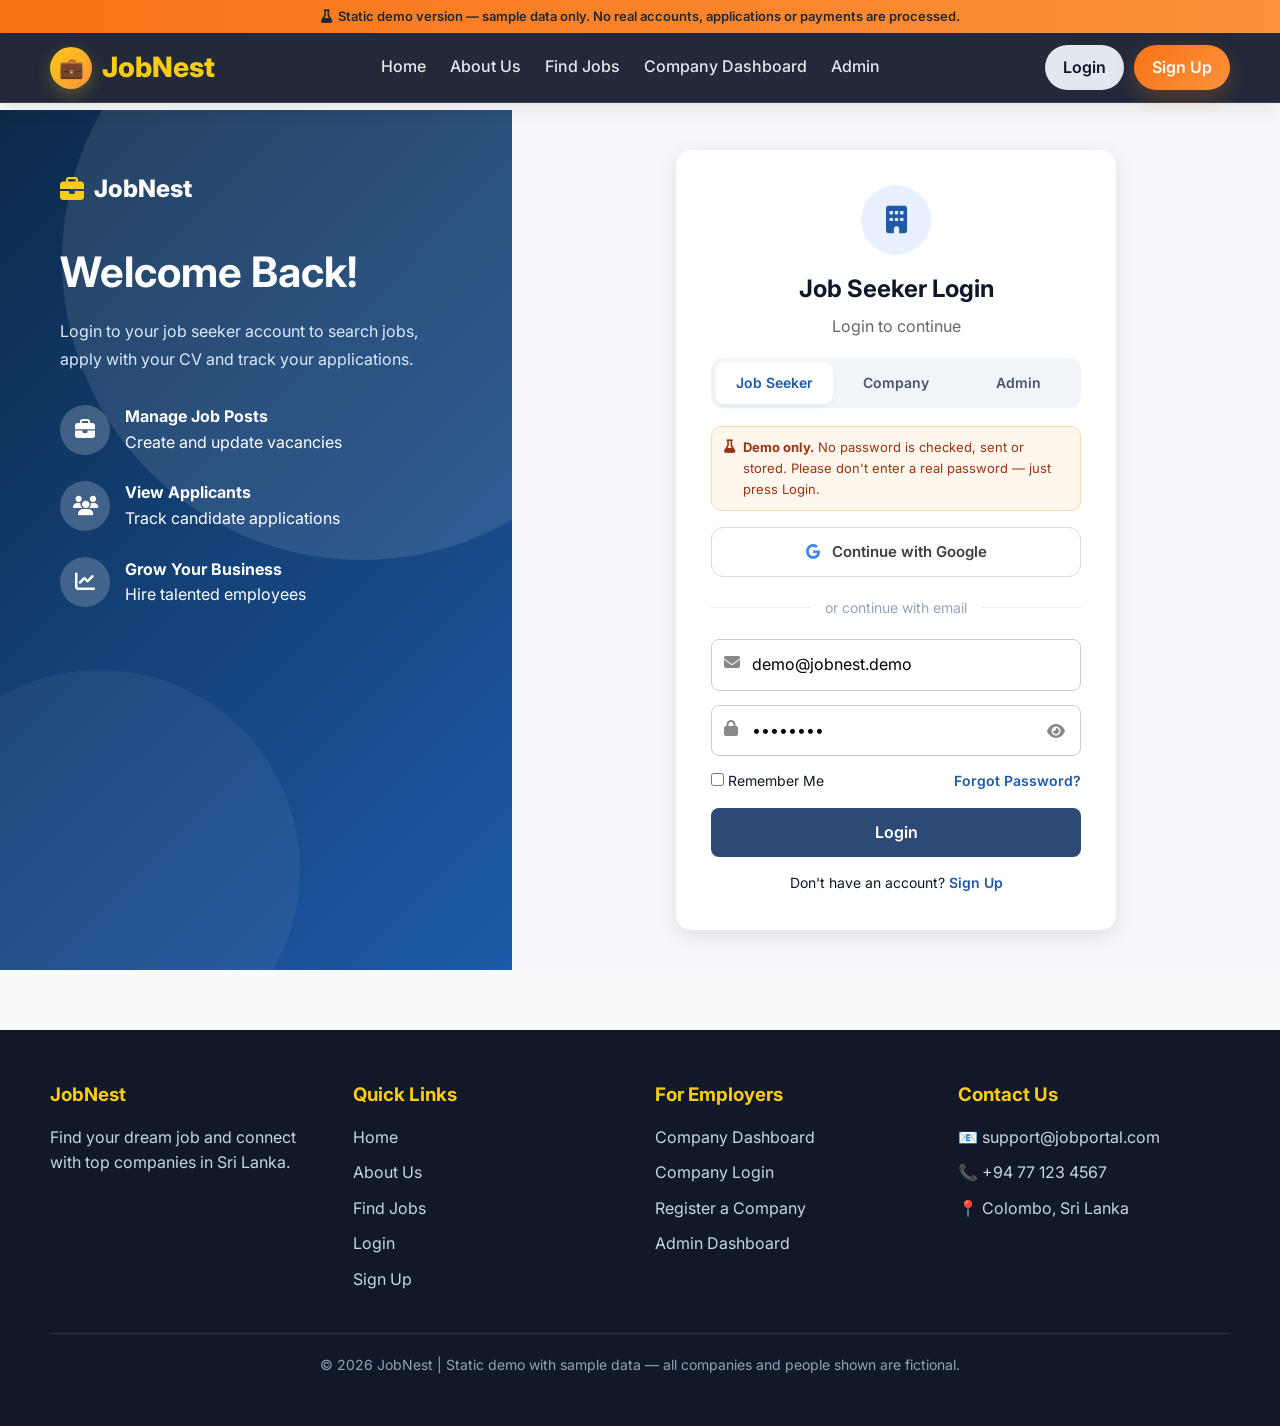
<file: login.html>
<!DOCTYPE html>
<html lang="en">
<head>
  <meta charset="UTF-8">
  <meta name="viewport" content="width=device-width, initial-scale=1.0">
  <title>Login | JobNest Demo</title>
  <meta name="description" content="Demo login page for JobNest. No real authentication.">
  <link rel="preconnect" href="https://fonts.googleapis.com">
  <link rel="preconnect" href="https://fonts.gstatic.com" crossorigin>
  <link rel="stylesheet" href="https://fonts.googleapis.com/css2?family=Inter:wght@300;400;500;600;700;800&display=swap">
  <link rel="stylesheet" href="https://cdnjs.cloudflare.com/ajax/libs/font-awesome/6.5.2/css/all.min.css">
  <link rel="stylesheet" href="assets/css/style.css">
</head>
<body data-page="login" data-header="solid">

  <div class="auth-wrap">
    <div class="auth-left">
      <div class="auth-logo"><i class="fa fa-briefcase"></i> <span>JobNest</span></div>
      <h1>Welcome Back!</h1>
      <p data-role-text='{"seeker":"Login to your job seeker account to search jobs, apply with your CV and track your applications.","company":"Login to your company account and manage jobs, applications and recruitment easily.","admin":"Login to the admin panel to manage users, companies, jobs and payments."}'>
        Login to your company account and manage jobs, applications and recruitment easily.
      </p>
      <div class="feature"><i class="fa fa-briefcase"></i><div><b>Manage Job Posts</b><br>Create and update vacancies</div></div>
      <div class="feature"><i class="fa fa-users"></i><div><b>View Applicants</b><br>Track candidate applications</div></div>
      <div class="feature"><i class="fa fa-chart-line"></i><div><b>Grow Your Business</b><br>Hire talented employees</div></div>
    </div>

    <div class="auth-right">
      <div class="form-box">
        <div class="top-icon"><i class="fa fa-building"></i></div>
        <h2 data-role-text='{"seeker":"Job Seeker Login","company":"Login Company","admin":"Admin Login"}'>Login</h2>
        <p>Login to continue</p>

        <div class="role-tabs" role="tablist" aria-label="Account type">
          <button type="button" role="tab" data-role="seeker">Job Seeker</button>
          <button type="button" role="tab" data-role="company">Company</button>
          <button type="button" role="tab" data-role="admin">Admin</button>
        </div>

        <div class="demo-note"><i class="fas fa-flask"></i><span><strong>Demo only.</strong> No password is checked, sent or stored. Please don't enter a real password &mdash; just press Login.</span></div>

        <button class="google-btn" type="button" data-role-only="seeker company" data-demo-click="Demo only: Google sign-in is not connected in this static version.">
          <i class="fab fa-google" style="color:#4285f4"></i> Continue with Google
        </button>
        <div class="divider" data-role-only="seeker company">or continue with email</div>

        <form id="auth-form" novalidate>
          <div class="input-group">
            <i class="fa fa-envelope"></i>
            <input type="email" name="email" value="demo@jobnest.demo" aria-label="Email address" autocomplete="off">
          </div>
          <div class="input-group">
            <i class="fa fa-lock"></i>
            <input type="password" name="password" value="demo1234" aria-label="Password" autocomplete="off">
            <button type="button" class="toggle-pass" aria-label="Show password"><i class="fas fa-eye"></i></button>
          </div>
          <div class="options">
            <label><input type="checkbox"> Remember Me</label>
            <a href="#" data-demo-click="Demo only: password reset emails are not sent in this static version.">Forgot Password?</a>
          </div>
          <button type="submit" class="auth-submit">Login</button>
          <p class="switch-link" data-role-only="seeker company">Don't have an account? <a href="register.html">Sign Up</a></p>
        </form>
      </div>
    </div>
  </div>

  <script src="assets/js/data.js"></script>
  <script src="assets/js/app.js"></script>
</body>
</html>
</file>
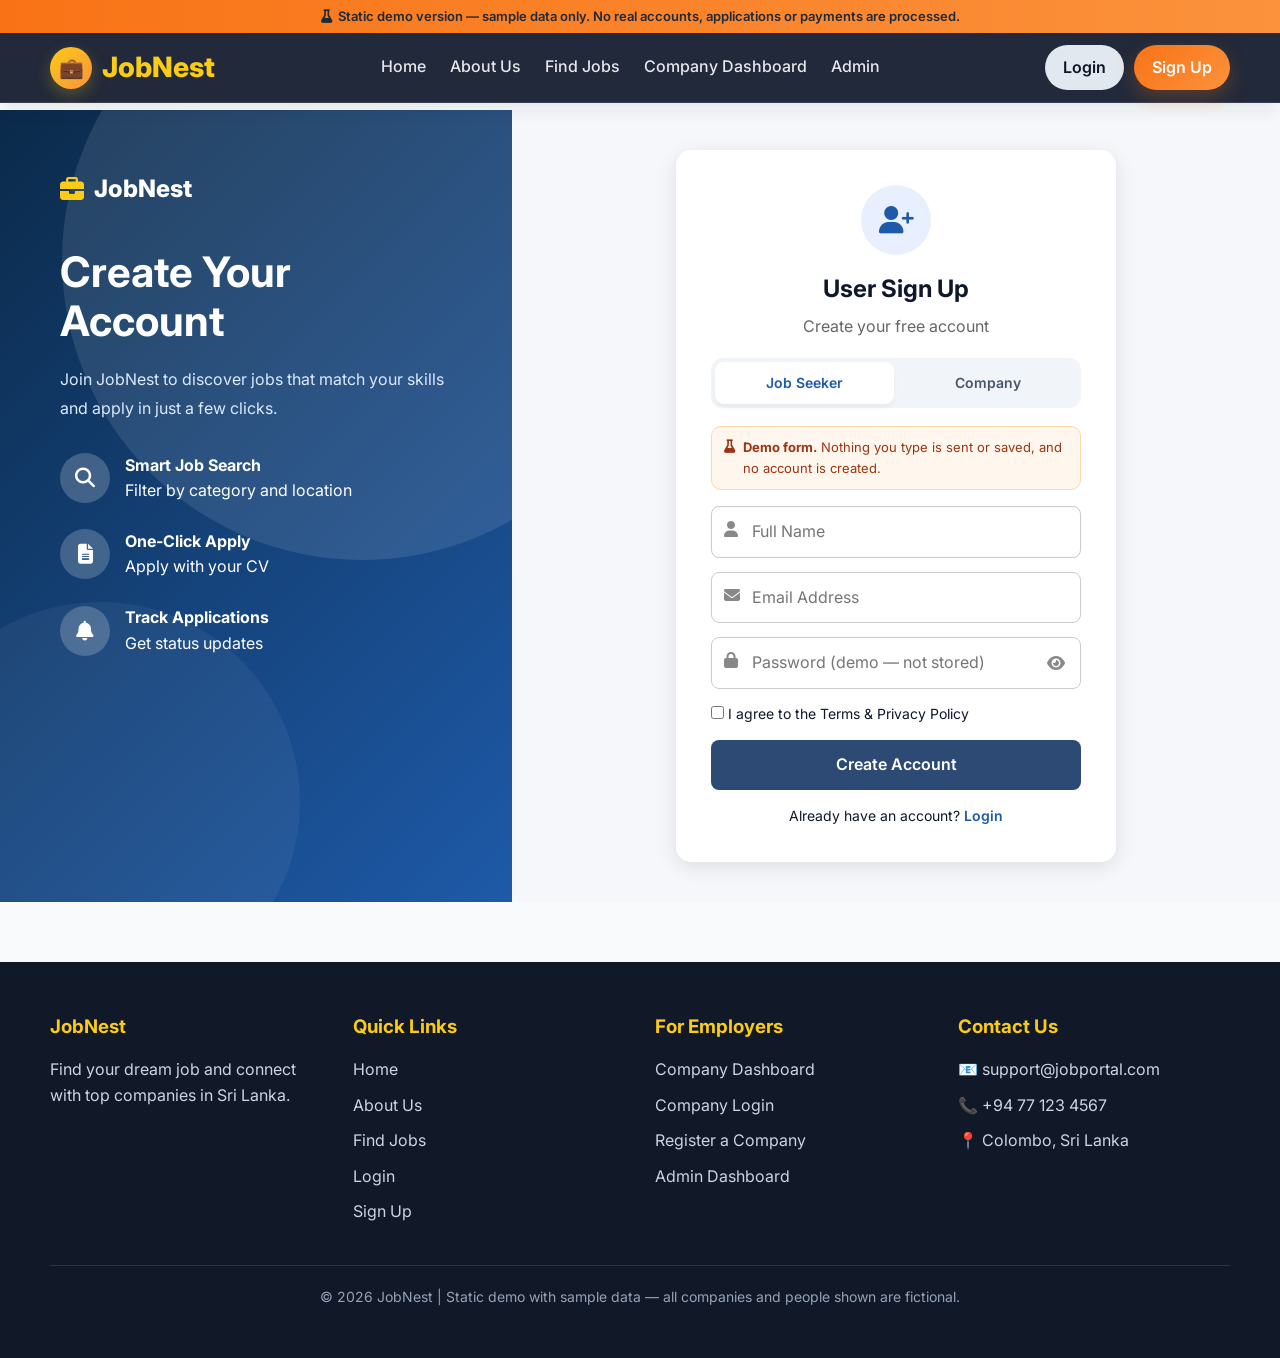
<file: register.html>
<!DOCTYPE html>
<html lang="en">
<head>
  <meta charset="UTF-8">
  <meta name="viewport" content="width=device-width, initial-scale=1.0">
  <title>Register | JobNest Demo</title>
  <meta name="description" content="Demo registration page for JobNest. No account is created.">
  <link rel="preconnect" href="https://fonts.googleapis.com">
  <link rel="preconnect" href="https://fonts.gstatic.com" crossorigin>
  <link rel="stylesheet" href="https://fonts.googleapis.com/css2?family=Inter:wght@300;400;500;600;700;800&display=swap">
  <link rel="stylesheet" href="https://cdnjs.cloudflare.com/ajax/libs/font-awesome/6.5.2/css/all.min.css">
  <link rel="stylesheet" href="assets/css/style.css">
</head>
<body data-page="register" data-header="solid">

  <div class="auth-wrap">
    <div class="auth-left">
      <div class="auth-logo"><i class="fa fa-briefcase"></i> <span>JobNest</span></div>
      <h1>Create Your Account</h1>
      <p data-role-text='{"seeker":"Join JobNest to discover jobs that match your skills and apply in just a few clicks.","company":"Register your company to post vacancies, screen CVs with smart matching and hire faster."}'>
        Join JobNest to discover jobs that match your skills and apply in just a few clicks.
      </p>
      <div class="feature" data-role-only="seeker"><i class="fa fa-search"></i><div><b>Smart Job Search</b><br>Filter by category and location</div></div>
      <div class="feature" data-role-only="seeker"><i class="fa fa-file-lines"></i><div><b>One-Click Apply</b><br>Apply with your CV</div></div>
      <div class="feature" data-role-only="seeker"><i class="fa fa-bell"></i><div><b>Track Applications</b><br>Get status updates</div></div>
      <div class="feature" data-role-only="company"><i class="fa fa-briefcase"></i><div><b>Post Jobs</b><br>Premium, Gold &amp; Platinum plans</div></div>
      <div class="feature" data-role-only="company"><i class="fa fa-wand-magic-sparkles"></i><div><b>Smart Matching</b><br>Rank applicants automatically</div></div>
      <div class="feature" data-role-only="company"><i class="fa fa-chart-line"></i><div><b>Hiring Dashboard</b><br>All applications in one place</div></div>
    </div>

    <div class="auth-right">
      <div class="form-box">
        <div class="top-icon"><i class="fa fa-user-plus"></i></div>
        <h2 data-role-text='{"seeker":"User Sign Up","company":"Company Sign Up"}'>Sign Up</h2>
        <p>Create your free account</p>

        <div class="role-tabs" role="tablist" aria-label="Account type">
          <button type="button" role="tab" data-role="seeker">Job Seeker</button>
          <button type="button" role="tab" data-role="company">Company</button>
        </div>

        <div class="demo-note"><i class="fas fa-flask"></i><span><strong>Demo form.</strong> Nothing you type is sent or saved, and no account is created.</span></div>

        <form id="auth-form" novalidate>
          <div class="input-group" data-role-only="seeker">
            <i class="fa fa-user"></i>
            <input type="text" name="name" placeholder="Full Name" aria-label="Full name" autocomplete="off">
          </div>
          <div class="input-group" data-role-only="company">
            <i class="fa fa-building"></i>
            <input type="text" name="company" placeholder="Company Name" aria-label="Company name" autocomplete="off">
          </div>
          <div class="input-group" data-role-only="company">
            <i class="fa fa-industry"></i>
            <select name="industry" aria-label="Industry">
              <option value="">Select Industry</option>
              <option>Information Technology</option>
              <option>Finance &amp; Banking</option>
              <option>Healthcare</option>
              <option>Hospitality &amp; Tourism</option>
              <option>Manufacturing</option>
              <option>Education</option>
              <option>Other</option>
            </select>
          </div>
          <div class="input-group">
            <i class="fa fa-envelope"></i>
            <input type="email" name="email" placeholder="Email Address" aria-label="Email address" autocomplete="off">
          </div>
          <div class="input-group">
            <i class="fa fa-lock"></i>
            <input type="password" name="password" placeholder="Password (demo &mdash; not stored)" aria-label="Password" autocomplete="off">
            <button type="button" class="toggle-pass" aria-label="Show password"><i class="fas fa-eye"></i></button>
          </div>
          <div class="options">
            <label><input type="checkbox"> I agree to the Terms &amp; Privacy Policy</label>
          </div>
          <button type="submit" class="auth-submit">Create Account</button>
          <p class="switch-link">Already have an account? <a href="login.html">Login</a></p>
        </form>
      </div>
    </div>
  </div>

  <script src="assets/js/data.js"></script>
  <script src="assets/js/app.js"></script>
</body>
</html>
</file>
<file: assets/css/style.css>
/* ==========================================================================
   JobNest — Static Demo Stylesheet
   Mirrors the original JobNest design system (assets/css/globals.css).
   ========================================================================== */

:root {
  --primary: #2563eb;
  --primary-hover: #1d4ed8;
  --primary-light: rgba(37, 99, 235, 0.1);
  --secondary: #4f46e5;
  --accent: #0ea5e9;
  --success: #10b981;
  --warning: #f59e0b;
  --danger: #ef4444;

  --bg-body: #f8fafc;
  --bg-surface: #ffffff;
  --bg-surface-hover: #f1f5f9;

  --text-primary: #0f172a;
  --text-secondary: #475569;
  --text-tertiary: #94a3b8;
  --text-on-dark: #f8fafc;

  --navy: #111827;
  --brand-yellow: #facc15;
  --brand-orange: #fb923c;

  --border-light: rgba(148, 163, 184, 0.2);
  --border-glass: rgba(255, 255, 255, 0.2);
  --shadow-sm: 0 4px 6px -1px rgba(0, 0, 0, 0.05);
  --shadow-md: 0 10px 15px -3px rgba(0, 0, 0, 0.08);
  --shadow-lg: 0 20px 25px -5px rgba(0, 0, 0, 0.1);
  --shadow-glass: 0 8px 32px 0 rgba(31, 38, 135, 0.07);

  --transition-fast: 0.2s cubic-bezier(0.4, 0, 0.2, 1);
  --transition-normal: 0.4s cubic-bezier(0.4, 0, 0.2, 1);

  --top-height: 110px; /* demo strip + header */
}

* { margin: 0; padding: 0; box-sizing: border-box; }
[hidden] { display: none !important; }

html { scroll-behavior: smooth; }

body {
  font-family: 'Inter', Arial, sans-serif;
  background-color: var(--bg-body);
  color: var(--text-primary);
  line-height: 1.6;
  -webkit-font-smoothing: antialiased;
  overflow-x: hidden;
}

a { text-decoration: none; color: inherit; }
ul { list-style: none; }
img { max-width: 100%; display: block; }
button, input, select, textarea { font: inherit; }

.container { max-width: 1220px; margin: 0 auto; padding: 0 24px; }

/* ==========================================================================
   DEMO STRIP + GLOBAL HEADER
   ========================================================================== */

.site-top { position: fixed; top: 0; left: 0; right: 0; z-index: 9999; }

.demo-strip {
  background: linear-gradient(90deg, #f97316, #fb923c);
  color: #1f2937;
  text-align: center;
  font-size: 13px;
  font-weight: 600;
  padding: 6px 16px;
}
.demo-strip i { margin-right: 6px; }

.global-header {
  padding: 18px 50px;
  display: flex;
  justify-content: space-between;
  align-items: center;
  gap: 20px;
  background: rgba(15, 23, 42, 0.15);
  backdrop-filter: blur(8px);
  -webkit-backdrop-filter: blur(8px);
  border-bottom: 1px solid rgba(255, 255, 255, 0.05);
  transition: var(--transition-normal);
}

.global-header.scrolled,
.global-header.solid {
  background: rgba(15, 23, 42, 0.92);
  backdrop-filter: blur(16px);
  -webkit-backdrop-filter: blur(16px);
  padding-top: 12px;
  padding-bottom: 12px;
  border-bottom: 1px solid rgba(255, 255, 255, 0.1);
  box-shadow: var(--shadow-md);
}

.logo {
  display: flex;
  align-items: center;
  gap: 10px;
  font-size: 28px;
  font-weight: 800;
  color: var(--brand-yellow);
  white-space: nowrap;
}

.logo-icon {
  display: inline-flex;
  align-items: center;
  justify-content: center;
  width: 42px;
  height: 42px;
  border-radius: 50%;
  background: linear-gradient(135deg, #facc15, #fb923c);
  color: #111827;
  font-size: 20px;
  box-shadow: 0 6px 16px rgba(250, 204, 21, 0.25);
}

.main-nav { display: flex; align-items: center; gap: 4px; }
.main-nav a {
  color: #e5e7eb;
  margin: 0 10px;
  font-weight: 500;
  transition: color 0.3s ease;
  padding: 4px 0;
  border-bottom: 2px solid transparent;
}
.main-nav a:hover { color: var(--brand-yellow); }
.main-nav a.active { color: var(--brand-yellow); border-bottom-color: var(--brand-yellow); }

.auth { display: flex; align-items: center; gap: 10px; }

.pill-btn {
  display: inline-flex;
  align-items: center;
  gap: 8px;
  padding: 10px 18px;
  border: none;
  border-radius: 999px;
  cursor: pointer;
  font-weight: 600;
  transition: transform 0.2s ease, box-shadow 0.2s ease;
  white-space: nowrap;
}
.pill-btn:hover { transform: translateY(-2px); }
.pill-btn.login { background: #e2e8f0; color: #0f172a; }
.pill-btn.signup {
  background: linear-gradient(135deg, #f97316, #fb923c);
  color: #fff;
  box-shadow: 0 8px 20px rgba(249, 115, 22, 0.25);
}

.menu-toggle {
  display: none;
  background: rgba(255, 255, 255, 0.12);
  border: 1px solid rgba(255, 255, 255, 0.2);
  color: #fff;
  width: 42px;
  height: 42px;
  border-radius: 12px;
  font-size: 18px;
  cursor: pointer;
}

/* ==========================================================================
   BUTTONS
   ========================================================================== */

.btn-primary {
  display: inline-flex;
  align-items: center;
  justify-content: center;
  gap: 8px;
  padding: 12px 28px;
  background: linear-gradient(135deg, var(--primary), var(--secondary));
  color: #fff;
  font-weight: 600;
  border: none;
  border-radius: 999px;
  cursor: pointer;
  transition: var(--transition-fast);
  box-shadow: 0 4px 15px rgba(37, 99, 235, 0.4);
}
.btn-primary:hover {
  transform: translateY(-2px);
  box-shadow: 0 8px 25px rgba(37, 99, 235, 0.5);
  background: linear-gradient(135deg, var(--secondary), var(--primary));
}

.btn-action {
  padding: 10px 20px;
  border-radius: 8px;
  font-weight: 600;
  transition: var(--transition-fast);
  border: none;
  cursor: pointer;
  display: inline-flex;
  align-items: center;
  gap: 8px;
  color: #fff;
}
.btn-success { background: var(--success); }
.btn-success:hover { background: #059669; }
.btn-warning { background: var(--warning); }
.btn-secondary { background: var(--text-secondary); }
.btn-danger { background: var(--danger); }
.btn-danger:hover { background: #b91c1c; }
.btn-sm { padding: 6px 12px; font-size: 13px; border-radius: 8px; }
.btn-ghost {
  background: #f8fafc;
  color: #0f172a;
  border: 1px solid rgba(148, 163, 184, 0.3);
}

/* ==========================================================================
   GLASS
   ========================================================================== */

.glass-panel {
  background: rgba(255, 255, 255, 0.78);
  backdrop-filter: blur(16px);
  -webkit-backdrop-filter: blur(16px);
  border: 1px solid var(--border-glass);
  border-radius: 16px;
  box-shadow: var(--shadow-glass);
}

/* ==========================================================================
   CINEMATIC HERO (HOME)
   ========================================================================== */

.cinematic-hero {
  position: relative;
  height: 100vh;
  min-height: 640px;
  width: 100%;
  overflow: hidden;
  display: flex;
  align-items: center;
  justify-content: center;
  background-color: #0f172a;
  padding-top: var(--top-height);
}

.hero-slider { position: absolute; inset: 0; z-index: 1; }
.hero-slide {
  position: absolute;
  inset: 0;
  background-size: cover;
  background-position: center;
  opacity: 0;
  transition: opacity 1.5s ease-in-out;
}
.hero-slide.active { opacity: 1; animation: kenBurns 12s infinite alternate linear; }
@keyframes kenBurns { from { transform: scale(1); } to { transform: scale(1.1); } }

.hero-overlay {
  position: absolute;
  inset: 0;
  background: linear-gradient(135deg, rgba(15, 23, 42, 0.85) 0%, rgba(37, 99, 235, 0.4) 100%);
  z-index: 2;
}

.hero-content {
  position: relative;
  z-index: 3;
  text-align: center;
  max-width: 980px;
  width: 100%;
  padding: 0 20px;
}
.hero-content .glass-panel { padding: 40px; border-radius: 24px; }
.hero-content h1 {
  font-size: 2.8rem;
  font-weight: 800;
  color: var(--text-primary);
  margin-bottom: 16px;
  line-height: 1.1;
}
.hero-content h1 span {
  background: linear-gradient(to right, #2563eb, #7c3aed);
  -webkit-background-clip: text;
  background-clip: text;
  -webkit-text-fill-color: transparent;
}
.hero-content p.lead { color: var(--text-secondary); margin-bottom: 24px; font-size: 18px; }

/* ==========================================================================
   PREMIUM SEARCH BAR
   ========================================================================== */

.premium-search-bar {
  display: flex;
  align-items: center;
  background: #fff;
  padding: 8px;
  border-radius: 999px;
  box-shadow: 0 10px 30px rgba(0, 0, 0, 0.15);
  max-width: 950px;
  margin: 0 auto;
}
.search-input-group { display: flex; align-items: center; padding: 0 15px; gap: 10px; min-width: 0; }
.search-input-group i { color: var(--text-tertiary); }
.search-input-group.flex-fill { flex: 1; }
.search-input-group input,
.search-input-group select {
  border: none;
  background: transparent;
  font-size: 1rem;
  color: var(--text-primary);
  width: 100%;
  outline: none;
  min-width: 0;
}
.search-input-group select {
  cursor: pointer;
  -webkit-appearance: none;
  appearance: none;
  background: url("data:image/svg+xml;utf8,<svg fill='%2364748b' height='24' viewBox='0 0 24 24' width='24' xmlns='http://www.w3.org/2000/svg'><path d='M7 10l5 5 5-5z'/></svg>") no-repeat right;
  padding-right: 25px;
  color: var(--text-secondary);
  max-width: 190px;
}
.search-divider { width: 1px; height: 35px; background: #e2e8f0; flex-shrink: 0; }
.search-btn {
  background: linear-gradient(135deg, #4ade80, #16a34a) !important;
  padding: 14px 35px !important;
  font-weight: 800 !important;
  letter-spacing: 0.5px;
  box-shadow: 0 4px 15px rgba(22, 163, 74, 0.4) !important;
  flex-shrink: 0;
}
.search-btn:hover { background: linear-gradient(135deg, #16a34a, #15803d) !important; }

/* ==========================================================================
   STATS
   ========================================================================== */

.stats-section {
  padding: 60px 50px;
  background: var(--bg-surface);
  display: grid;
  grid-template-columns: repeat(auto-fit, minmax(200px, 1fr));
  gap: 30px;
  text-align: center;
  border-bottom: 1px solid var(--border-light);
}
.stat-number {
  font-size: 48px;
  font-weight: 800;
  background: linear-gradient(135deg, var(--primary), var(--secondary));
  -webkit-background-clip: text;
  background-clip: text;
  -webkit-text-fill-color: transparent;
  margin-bottom: 6px;
  line-height: 1.2;
}
.stat-label {
  font-size: 16px;
  color: var(--text-secondary);
  font-weight: 600;
  text-transform: uppercase;
  letter-spacing: 1px;
}

/* ==========================================================================
   CATEGORY SLIDER
   ========================================================================== */

.categories { padding: 24px 40px 10px; }
.cat-slider { display: flex; align-items: center; max-width: 1200px; margin: 0 auto; gap: 10px; }
.cat-grid {
  display: flex;
  gap: 10px;
  overflow-x: auto;
  scroll-behavior: smooth;
  flex: 1;
  padding: 8px 4px;
  scrollbar-width: none;
}
.cat-grid::-webkit-scrollbar { display: none; }
.cat-nav {
  border: none;
  width: 40px;
  height: 40px;
  min-width: 40px;
  border-radius: 50%;
  background: linear-gradient(135deg, #2563eb, #3b82f6);
  color: #fff;
  cursor: pointer;
  font-size: 16px;
  box-shadow: 0 4px 14px rgba(37, 99, 235, 0.22);
  transition: transform 0.2s ease, opacity 0.2s ease;
}
.cat-nav:hover { transform: scale(1.1); }
.cat-nav:disabled { opacity: 0.3; cursor: not-allowed; transform: none; box-shadow: none; }
.cat {
  flex: 0 0 auto;
  background: linear-gradient(135deg, #6366f1, #8b5cf6);
  padding: 10px 18px;
  border-radius: 999px;
  color: #fff;
  font-weight: 600;
  font-size: 13px;
  box-shadow: 0 4px 12px rgba(99, 102, 241, 0.18);
  white-space: nowrap;
  border: none;
  cursor: pointer;
  transition: transform 0.2s ease, box-shadow 0.2s ease;
}
.cat:hover { transform: translateY(-2px); box-shadow: 0 6px 18px rgba(99, 102, 241, 0.3); }
.cat.active { background: linear-gradient(135deg, #f97316, #fb923c); box-shadow: 0 6px 18px rgba(249, 115, 22, 0.3); }

/* ==========================================================================
   JOB CARDS
   ========================================================================== */

.jobs { padding: 50px 50px 30px; max-width: 1320px; margin: 0 auto; }
.section-title { font-size: 32px; margin-bottom: 25px; color: #111827; font-weight: 800; }
.section-head { display: flex; justify-content: space-between; align-items: flex-end; gap: 16px; flex-wrap: wrap; margin-bottom: 25px; }
.section-head .section-title { margin-bottom: 0; }

.job-list {
  display: grid;
  grid-template-columns: repeat(auto-fill, minmax(280px, 1fr));
  gap: 18px;
  align-items: stretch;
}

.job-card {
  background: #fff;
  border: 1px solid rgba(148, 163, 184, 0.18);
  padding: 20px;
  border-radius: 20px;
  transition: transform 0.28s cubic-bezier(.2, .8, .2, 1), box-shadow 0.28s, border-color 0.28s;
  box-shadow: 0 14px 34px rgba(15, 23, 42, 0.09);
  display: flex;
  flex-direction: column;
  gap: 14px;
}
.job-card:hover {
  transform: translateY(-6px);
  box-shadow: 0 22px 42px rgba(15, 23, 42, 0.14);
  border-color: rgba(59, 130, 246, 0.2);
}
.job-card-top { display: flex; align-items: flex-start; gap: 14px; }
.company-logo {
  width: 52px;
  height: 52px;
  min-width: 52px;
  border-radius: 50%;
  font-size: 20px;
  background: linear-gradient(135deg, #2563eb, #6366f1);
  display: flex;
  align-items: center;
  justify-content: center;
  color: #fff;
  font-weight: 800;
}
.job-card h3 { font-size: 18px; line-height: 1.25; color: #111827; }
.company-name { font-size: 14px; margin-top: 4px; color: #64748b; }
.job-meta {
  display: grid;
  grid-template-columns: repeat(2, minmax(0, 1fr));
  gap: 10px;
  color: #475569;
  font-size: 13px;
}
.job-meta span { display: flex; align-items: center; gap: 8px; min-width: 0; }
.job-meta span:last-child { grid-column: 1 / -1; }
.job-tags { display: flex; flex-wrap: wrap; gap: 10px; }
.tag {
  padding: 7px 12px;
  background: #eff6ff;
  color: #2563eb;
  font-weight: 700;
  border-radius: 999px;
  font-size: 12px;
}
.salary-tag {
  padding: 7px 12px;
  background: #f0f9ff;
  color: #0c4a6e;
  font-weight: 700;
  border-radius: 999px;
  font-size: 12px;
}
.btn-group { margin-top: auto; display: flex; gap: 10px; flex-wrap: wrap; }
.details-btn,
.apply-btn {
  display: inline-flex;
  padding: 10px 14px;
  border: none;
  border-radius: 14px;
  cursor: pointer;
  font-weight: 700;
  font-size: 13px;
  transition: transform 0.2s ease;
}
.details-btn {
  background: #f8fafc;
  color: #0f172a;
  border: 1px solid rgba(148, 163, 184, 0.3);
  box-shadow: 0 10px 22px rgba(15, 23, 42, 0.06);
}
.apply-btn {
  background: linear-gradient(135deg, #2563eb, #6366f1);
  color: #fff;
  box-shadow: 0 12px 26px rgba(37, 99, 235, 0.22);
}
.details-btn:hover, .apply-btn:hover { transform: translateY(-1px); }

.see-more { text-align: center; margin-top: 36px; }
.empty-state {
  grid-column: 1 / -1;
  text-align: center;
  padding: 50px 20px;
  color: var(--text-secondary);
  background: #fff;
  border-radius: 20px;
  border: 1px dashed var(--border-light);
}
.empty-state i { font-size: 36px; color: var(--text-tertiary); margin-bottom: 12px; display: block; }

/* ==========================================================================
   PAGE BANNER (inner pages)
   ========================================================================== */

.page-banner {
  position: relative;
  padding: calc(var(--top-height) + 50px) 50px 60px;
  background:
    linear-gradient(135deg, rgba(15, 23, 42, 0.88) 0%, rgba(37, 99, 235, 0.55) 100%),
    url('https://images.unsplash.com/photo-1497366216548-37526070297c?q=80&w=1600&auto=format&fit=crop') center / cover,
    #0f172a;
  color: #fff;
}
.page-banner h1 { font-size: 2.6rem; font-weight: 800; line-height: 1.15; }
.page-banner p { color: #cbd5e1; font-size: 18px; margin-top: 10px; max-width: 680px; }
.page-banner .line { width: 70px; height: 5px; background: #6d4aff; border-radius: 10px; margin: 18px 0; }
.page-banner.about-banner {
  background:
    linear-gradient(rgba(10, 15, 40, 0.75), rgba(10, 15, 40, 0.75)),
    url('https://images.unsplash.com/photo-1521737604893-d14cc237f11d?q=80&w=1400&auto=format&fit=crop') center / cover,
    #0f172a;
  padding-bottom: 90px;
}
.breadcrumb { font-size: 14px; color: #cbd5e1; margin-bottom: 12px; }
.breadcrumb a:hover { color: var(--brand-yellow); }

/* ==========================================================================
   JOB LISTINGS FILTER BAR
   ========================================================================== */

.filter-bar {
  display: grid;
  grid-template-columns: 2fr 1fr 1fr 1fr auto;
  gap: 12px;
  background: #fff;
  padding: 16px;
  border-radius: 20px;
  box-shadow: var(--shadow-lg);
  margin-top: -40px;
  position: relative;
  z-index: 5;
}
.field {
  display: flex;
  align-items: center;
  gap: 10px;
  background: #f8fafc;
  border: 1px solid var(--border-light);
  border-radius: 12px;
  padding: 0 14px;
  min-width: 0;
}
.field i { color: var(--text-tertiary); }
.field input, .field select {
  border: none;
  background: transparent;
  outline: none;
  padding: 12px 0;
  width: 100%;
  color: var(--text-primary);
  min-width: 0;
}
.result-count { color: var(--text-secondary); font-weight: 600; }

/* ==========================================================================
   JOB DETAILS
   ========================================================================== */

.details-layout {
  display: grid;
  grid-template-columns: minmax(0, 2fr) minmax(0, 1fr);
  gap: 28px;
  padding: 40px 50px 20px;
  max-width: 1320px;
  margin: 0 auto;
}
.detail-card { background: #fff; border-radius: 20px; padding: 30px; box-shadow: var(--shadow-md); border: 1px solid var(--border-light); }
.detail-card + .detail-card { margin-top: 24px; }
.detail-card h2 { font-size: 1.3rem; margin-bottom: 14px; display: flex; align-items: center; gap: 10px; }
.detail-card h2 i { color: var(--primary); }
.detail-card p { color: var(--text-secondary); }
.check-list li { padding: 8px 0 8px 30px; position: relative; color: var(--text-secondary); }
.check-list li::before {
  content: "\f00c";
  font-family: "Font Awesome 6 Free";
  font-weight: 900;
  position: absolute;
  left: 0;
  top: 8px;
  color: var(--success);
}
.summary-list li {
  display: flex;
  justify-content: space-between;
  gap: 14px;
  padding: 12px 0;
  border-bottom: 1px solid var(--border-light);
}
.summary-list li:last-child { border-bottom: none; }
.summary-list span:first-child { color: var(--text-secondary); display: flex; align-items: center; gap: 8px; }
.summary-list span:first-child i { color: var(--primary); width: 16px; }
.summary-list span:last-child { font-weight: 700; text-align: right; }
.skill-chips { display: flex; flex-wrap: wrap; gap: 8px; }
.sticky-side { position: sticky; top: calc(var(--top-height) + 20px); align-self: start; }
.detail-head { display: flex; gap: 18px; align-items: center; flex-wrap: wrap; }
.detail-head .company-logo { width: 72px; height: 72px; min-width: 72px; font-size: 28px; }
.banner-meta { display: flex; flex-wrap: wrap; gap: 10px; margin-top: 18px; }
.banner-meta span {
  background: rgba(255, 255, 255, 0.12);
  border: 1px solid rgba(255, 255, 255, 0.2);
  padding: 6px 14px;
  border-radius: 999px;
  font-size: 14px;
}

/* ==========================================================================
   ABOUT
   ========================================================================== */

.about-section { display: flex; justify-content: space-between; padding: 80px 50px; gap: 50px; max-width: 1320px; margin: 0 auto; }
.about-left { width: 40%; }
.about-left h4 { color: #6d4aff; margin-bottom: 15px; letter-spacing: 1px; }
.about-left h2 { font-size: 42px; color: #1a1a3a; line-height: 1.25; }
.line2 { width: 70px; height: 5px; background: #6d4aff; margin: 20px 0; border-radius: 10px; }
.about-left p { font-size: 17px; line-height: 1.85; color: #555; margin-bottom: 18px; }
.learn-more-btn {
  display: inline-flex;
  align-items: center;
  gap: 8px;
  padding: 15px 35px;
  background: #5b3df5;
  color: #fff;
  border-radius: 10px;
  font-weight: 700;
  transition: 0.2s ease;
}
.learn-more-btn:hover { background: #4633d9; transform: translateY(-1px); }
.cards { width: 55%; display: flex; gap: 25px; }
.card { background: #fff; padding: 40px 25px; border-radius: 18px; box-shadow: 0 5px 20px rgba(0, 0, 0, 0.08); flex: 1; }
.card > i {
  width: 70px;
  height: 70px;
  background: #efe9ff;
  color: #5b3df5;
  border-radius: 50%;
  display: flex;
  align-items: center;
  justify-content: center;
  font-size: 28px;
  margin-bottom: 25px;
}
.card h3 { margin-bottom: 14px; color: #222; }
.card p, .card li { color: #666; line-height: 1.75; }
.card ul li { margin-bottom: 8px; }
.about-stats {
  max-width: 1220px;
  width: calc(100% - 48px);
  margin: 0 auto 80px;
  background: #f1edff;
  border-radius: 20px;
  display: grid;
  grid-template-columns: repeat(auto-fit, minmax(180px, 1fr));
  gap: 30px;
  padding: 50px 20px;
  text-align: center;
}
.about-stats i {
  width: 70px;
  height: 70px;
  background: #fff;
  color: #5b3df5;
  border-radius: 50%;
  display: flex;
  align-items: center;
  justify-content: center;
  margin: 0 auto 18px;
  font-size: 28px;
}
.about-stats h2 { color: #5b3df5; font-size: 40px; }
.about-stats p { color: #666; font-size: 18px; }
.how-it-works { padding: 0 50px 80px; max-width: 1320px; margin: 0 auto; }
.steps { display: grid; grid-template-columns: repeat(auto-fit, minmax(230px, 1fr)); gap: 22px; }
.step { background: #fff; border-radius: 18px; padding: 28px; box-shadow: var(--shadow-md); position: relative; }
.step-num {
  width: 44px;
  height: 44px;
  border-radius: 50%;
  background: linear-gradient(135deg, var(--primary), var(--secondary));
  color: #fff;
  font-weight: 800;
  display: flex;
  align-items: center;
  justify-content: center;
  margin-bottom: 14px;
}
.step h3 { margin-bottom: 8px; }
.step p { color: var(--text-secondary); }

/* ==========================================================================
   AUTH (LOGIN / REGISTER)
   ========================================================================== */

.auth-wrap { display: flex; min-height: 100vh; padding-top: var(--top-height); }
.auth-left {
  width: 40%;
  background: linear-gradient(135deg, #0b2a4a, #1e5aa8);
  color: #fff;
  padding: 60px;
  position: relative;
  overflow: hidden;
}
.auth-left::before {
  content: "";
  position: absolute;
  width: 600px;
  height: 600px;
  background: rgba(255, 255, 255, 0.1);
  border-radius: 50%;
  top: -150px;
  right: -150px;
}
.auth-left::after {
  content: "";
  position: absolute;
  width: 400px;
  height: 400px;
  background: rgba(255, 255, 255, 0.05);
  border-radius: 50%;
  bottom: -100px;
  left: -100px;
}
.auth-left > * { position: relative; z-index: 1; }
.auth-left .auth-logo { font-size: 24px; font-weight: 800; margin-bottom: 40px; display: flex; align-items: center; gap: 10px; }
.auth-left .auth-logo i { color: var(--brand-yellow); }
.auth-left h1 { font-size: 42px; margin-bottom: 20px; line-height: 1.15; }
.auth-left p { font-size: 16px; line-height: 1.8; margin-bottom: 30px; color: #dbeafe; }
.feature { display: flex; align-items: center; margin-bottom: 25px; }
.feature i {
  font-size: 20px;
  width: 50px;
  height: 50px;
  min-width: 50px;
  background: rgba(255, 255, 255, 0.2);
  border-radius: 50%;
  display: flex;
  justify-content: center;
  align-items: center;
  margin-right: 15px;
}
.auth-right { width: 60%; display: flex; justify-content: center; align-items: center; background: #f5f7fb; padding: 40px 20px; }
.form-box {
  width: 100%;
  max-width: 440px;
  background: #fff;
  padding: 35px;
  border-radius: 15px;
  box-shadow: 0 5px 20px rgba(0, 0, 0, 0.1);
  text-align: center;
}
.top-icon {
  width: 70px;
  height: 70px;
  background: #e8f0ff;
  border-radius: 50%;
  display: flex;
  justify-content: center;
  align-items: center;
  margin: 0 auto 15px;
  font-size: 28px;
  color: #1e5aa8;
}
.form-box h2 { margin-bottom: 6px; }
.form-box > p { color: #666; margin-bottom: 18px; }
.role-tabs { display: flex; background: #f1f5f9; border-radius: 12px; padding: 4px; margin-bottom: 18px; gap: 4px; }
.role-tabs button {
  flex: 1;
  border: none;
  background: transparent;
  padding: 10px 6px;
  border-radius: 9px;
  cursor: pointer;
  font-weight: 600;
  color: var(--text-secondary);
  font-size: 14px;
}
.role-tabs button.active { background: #fff; color: #1e5aa8; box-shadow: var(--shadow-sm); }
.input-group { position: relative; margin-bottom: 14px; text-align: left; }
.input-group > i { position: absolute; left: 13px; top: 15px; color: #888; }
.input-group input,
.input-group select {
  width: 100%;
  padding: 12px 12px 12px 40px;
  border: 1px solid #ccc;
  border-radius: 8px;
  outline: none;
  background: #fff;
}
.input-group input:focus, .input-group select:focus { border-color: #1e5aa8; box-shadow: 0 0 0 3px rgba(30, 90, 168, 0.12); }
.toggle-pass {
  position: absolute;
  right: 10px;
  top: 8px;
  border: none;
  background: transparent;
  color: #888;
  cursor: pointer;
  padding: 6px;
}
.options { display: flex; justify-content: space-between; align-items: center; font-size: 14px; margin-bottom: 15px; gap: 10px; flex-wrap: wrap; }
.options a, .switch-link a { color: #1e5aa8; font-weight: 600; }
.auth-submit {
  width: 100%;
  padding: 12px;
  border: none;
  border-radius: 8px;
  background: #2c4a73;
  color: #fff;
  font-size: 16px;
  font-weight: 600;
  cursor: pointer;
}
.auth-submit:hover { background: #1f3555; }
.switch-link { margin-top: 15px; font-size: 14px; }
.google-btn {
  display: flex;
  align-items: center;
  justify-content: center;
  gap: 12px;
  width: 100%;
  padding: 12px 24px;
  background: #fff;
  color: #3c4043;
  border: 1px solid #dadce0;
  border-radius: 12px;
  font-size: 15px;
  font-weight: 600;
  cursor: pointer;
  transition: var(--transition-fast);
}
.google-btn:hover { background: #f8f9fa; box-shadow: 0 4px 12px rgba(0, 0, 0, 0.08); }
.divider { display: flex; align-items: center; margin: 20px 0; color: var(--text-tertiary); font-size: 14px; }
.divider::before, .divider::after { content: ''; flex: 1; border-bottom: 1px solid var(--border-light); }
.divider::before { margin-right: 1em; }
.divider::after { margin-left: 1em; }
.demo-note {
  background: #fff7ed;
  border: 1px solid #fed7aa;
  color: #9a3412;
  font-size: 13px;
  border-radius: 10px;
  padding: 10px 12px;
  margin-bottom: 16px;
  text-align: left;
  display: flex;
  gap: 8px;
}
.demo-note i { margin-top: 3px; }

/* ==========================================================================
   COMPANY DASHBOARD
   ========================================================================== */

.dashboard-container { max-width: 1200px; margin: 0 auto; padding: calc(var(--top-height) + 30px) 20px 40px; }
.page-header {
  display: flex;
  justify-content: space-between;
  align-items: center;
  gap: 16px;
  margin-bottom: 30px;
  padding-bottom: 20px;
  border-bottom: 1px solid var(--border-light);
  flex-wrap: wrap;
}
.page-header h1 { font-size: 2rem; display: flex; align-items: center; gap: 15px; }
.page-header h1 i { color: var(--primary); }
.page-header .sub { color: var(--text-secondary); margin-top: 4px; }
.action-buttons { display: flex; gap: 10px; flex-wrap: wrap; }

.payment-status-card { padding: 25px; margin-bottom: 30px; border-left: 5px solid var(--success); background: #fff; }
.status-header { display: flex; justify-content: space-between; align-items: center; margin-bottom: 20px; gap: 12px; flex-wrap: wrap; }
.status-header h2 { font-size: 1.4rem; display: flex; align-items: center; gap: 10px; }
.status-header h2 i { color: var(--success); }
.status-badge { padding: 8px 16px; border-radius: 20px; font-weight: 600; font-size: 0.9rem; background: #dcfce7; color: #15803d; }
.payment-message {
  background: #f0fdf4;
  border-left: 4px solid var(--success);
  padding: 15px;
  border-radius: 6px;
  margin-bottom: 15px;
  color: #15803d;
}
.payment-details { display: grid; grid-template-columns: repeat(auto-fit, minmax(200px, 1fr)); gap: 20px; }
.detail-item { background: var(--bg-surface-hover); padding: 15px; border-radius: 8px; }
.detail-label { font-size: 0.9rem; color: var(--text-secondary); font-weight: 600; margin-bottom: 5px; }
.detail-value { font-size: 1.3rem; font-weight: 700; }

.stats-grid { display: grid; grid-template-columns: repeat(auto-fit, minmax(230px, 1fr)); gap: 20px; margin-bottom: 30px; }
.stat-card { padding: 25px; text-align: center; transition: transform var(--transition-normal); background: #fff; }
.stat-card:hover { transform: translateY(-5px); }
.stat-icon { font-size: 2.3rem; margin-bottom: 10px; color: var(--primary); }
.stat-card .stat-number { font-size: 2rem; }
.stat-card .stat-label { font-size: 14px; text-transform: none; letter-spacing: 0; }

.dashboard-grid { display: grid; grid-template-columns: repeat(auto-fit, minmax(300px, 1fr)); gap: 25px; }
.panel-widget { padding: 25px; background: #fff; }
.panel-widget h3 {
  margin-bottom: 20px;
  font-size: 1.25rem;
  border-bottom: 2px solid var(--border-light);
  padding-bottom: 10px;
  display: flex;
  align-items: center;
  gap: 10px;
  justify-content: space-between;
  flex-wrap: wrap;
}
.panel-widget h3 > span { display: flex; align-items: center; gap: 10px; }
.panel-widget h3 i { color: var(--primary); }
.quick-links { display: flex; flex-direction: column; gap: 12px; }
.quick-link {
  padding: 12px 15px;
  background: var(--bg-surface-hover);
  border-radius: 6px;
  color: var(--primary);
  font-weight: 600;
  transition: var(--transition-fast);
  display: flex;
  align-items: center;
  gap: 10px;
  border: none;
  border-left: 3px solid transparent;
  cursor: pointer;
  text-align: left;
  width: 100%;
}
.quick-link:hover { background: var(--primary-light); border-left-color: var(--primary); }
.feature-list li {
  padding: 10px 0;
  border-bottom: 1px solid var(--border-light);
  display: flex;
  align-items: center;
  gap: 10px;
  color: var(--text-secondary);
}
.feature-list li:last-child { border-bottom: none; }
.feature-list i { color: var(--primary); width: 18px; }

.table-wrap { overflow-x: auto; }
table { width: 100%; border-collapse: collapse; }
th, td { padding: 12px 10px; text-align: left; border-bottom: 1px solid var(--border-light); white-space: nowrap; }
th { font-weight: 600; color: var(--text-secondary); font-size: 14px; }
tbody tr:hover { background-color: var(--bg-surface-hover); }
.status-pill { padding: 4px 10px; border-radius: 12px; font-size: 0.8rem; font-weight: 700; display: inline-block; }
.st-selected, .st-verified, .st-active, .st-approved { background: #dcfce7; color: #15803d; }
.st-pending { background: #fef3c7; color: #92400e; }
.st-rejected, .st-closed, .st-suspended { background: #fee2e2; color: #b91c1c; }
.st-shortlisted { background: #dbeafe; color: #1d4ed8; }
.score { font-weight: 800; color: var(--primary); }
.score-bar { width: 90px; height: 6px; background: #e2e8f0; border-radius: 6px; overflow: hidden; display: inline-block; vertical-align: middle; margin-left: 8px; }
.score-bar > span { display: block; height: 100%; background: linear-gradient(90deg, var(--primary), var(--secondary)); }
.status-select { padding: 6px 8px; border-radius: 8px; border: 1px solid var(--border-light); background: #fff; cursor: pointer; }

/* ==========================================================================
   ADMIN DASHBOARD
   ========================================================================== */

body.admin-body { display: flex; min-height: 100vh; background: linear-gradient(135deg, #f1f5f9, #e2e8f0); }
.admin-body .site-top { right: auto; left: 0; width: 100%; }
.sidebar {
  width: 260px;
  background: linear-gradient(180deg, #0f172a 0%, #1e293b 100%);
  color: var(--text-on-dark);
  padding: 30px 20px;
  position: fixed;
  top: 32px;
  bottom: 0;
  z-index: 100;
  overflow-y: auto;
}
.brand { font-size: 1.4rem; font-weight: 800; margin-bottom: 40px; display: flex; align-items: center; gap: 12px; }
.brand i { color: var(--primary); }
.side-nav { display: flex; flex-direction: column; gap: 10px; }
.side-nav a, .side-nav button {
  color: #cbd5e1;
  padding: 12px 16px;
  border-radius: 12px;
  transition: var(--transition-fast);
  display: flex;
  align-items: center;
  gap: 12px;
  font-weight: 500;
  background: transparent;
  border: none;
  cursor: pointer;
  text-align: left;
  width: 100%;
  font-size: 15px;
}
.side-nav a:hover, .side-nav button:hover { background: rgba(255, 255, 255, 0.1); color: #fff; }
.side-nav button.active { background: var(--primary); color: #fff; box-shadow: 0 4px 12px rgba(37, 99, 235, 0.3); }
.side-nav .sep { height: 1px; background: rgba(255, 255, 255, 0.1); margin: 12px 0; }
.admin-main { flex: 1; margin-left: 260px; padding: 72px 40px 40px; min-width: 0; }
.topbar { display: flex; justify-content: space-between; align-items: center; margin-bottom: 36px; gap: 16px; flex-wrap: wrap; }
.topbar h1 { font-size: 2rem; font-weight: 800; }
.topbar p { color: var(--text-secondary); font-size: 1.05rem; }
.logout-btn {
  background: var(--danger);
  color: #fff;
  padding: 12px 20px;
  border-radius: 10px;
  font-weight: 600;
  display: inline-flex;
  align-items: center;
  gap: 8px;
  box-shadow: 0 4px 12px rgba(220, 38, 38, 0.2);
  transition: var(--transition-fast);
}
.logout-btn:hover { background: #b91c1c; transform: translateY(-2px); }
.admin-cards { display: grid; grid-template-columns: repeat(auto-fit, minmax(210px, 1fr)); gap: 20px; margin-bottom: 36px; }
.admin-stat { padding: 24px; border-radius: 20px; border: 1px solid var(--border-light); text-align: center; transition: transform var(--transition-fast); }
.admin-stat:hover { transform: translateY(-5px); }
.admin-stat .label { color: var(--text-secondary); margin-bottom: 10px; font-weight: 600; }
.admin-stat .value { font-size: 2.4rem; font-weight: 800; color: var(--primary); margin-bottom: 8px; line-height: 1.1; }
.admin-stat .trend { font-size: 0.85rem; color: var(--success); font-weight: 700; background: #dcfce7; display: inline-block; padding: 4px 10px; border-radius: 12px; }
.content-grid { display: grid; grid-template-columns: 2fr 1fr; gap: 30px; }
.panel { padding: 28px; border-radius: 20px; }
.panel h3 { margin-bottom: 20px; font-size: 1.3rem; border-bottom: 1px solid var(--border-light); padding-bottom: 15px; display: flex; align-items: center; gap: 10px; }
.panel h3 i { color: var(--primary); }
.activity-list li {
  padding: 14px 16px;
  display: flex;
  align-items: center;
  gap: 15px;
  background: var(--bg-surface-hover);
  border-radius: 12px;
  margin-bottom: 10px;
  font-weight: 500;
}
.activity-list li i { color: var(--primary); font-size: 1.15rem; width: 20px; }
.activity-list li small { margin-left: auto; color: var(--text-tertiary); white-space: nowrap; }
.actions { display: flex; flex-direction: column; gap: 15px; }
.actions button {
  padding: 16px;
  border-radius: 14px;
  background: rgba(37, 99, 235, 0.1);
  color: var(--primary);
  font-weight: 700;
  display: flex;
  align-items: center;
  gap: 15px;
  transition: var(--transition-fast);
  border: none;
  cursor: pointer;
  font-size: 15px;
  text-align: left;
}
.actions button:hover { transform: translateX(5px); background: var(--primary); color: #fff; box-shadow: 0 10px 24px rgba(37, 99, 235, 0.2); }
.admin-panel { display: none; }
.admin-panel.active { display: block; }
.table-tools { display: flex; gap: 12px; margin-bottom: 16px; flex-wrap: wrap; }
.table-tools .field { flex: 1; min-width: 200px; background: #fff; }

/* ==========================================================================
   MODAL + TOAST
   ========================================================================== */

.modal {
  position: fixed;
  inset: 0;
  background: rgba(15, 23, 42, 0.6);
  backdrop-filter: blur(4px);
  z-index: 10000;
  display: none;
  align-items: center;
  justify-content: center;
  padding: 20px;
}
.modal.open { display: flex; }
.modal-box {
  background: #fff;
  border-radius: 20px;
  padding: 30px;
  width: 100%;
  max-width: 520px;
  max-height: 90vh;
  overflow-y: auto;
  box-shadow: var(--shadow-lg);
  position: relative;
}
.modal-box h2 { margin-bottom: 6px; padding-right: 30px; }
.modal-box > p { color: var(--text-secondary); margin-bottom: 18px; }
.modal-close {
  position: absolute;
  top: 18px;
  right: 18px;
  border: none;
  background: var(--bg-surface-hover);
  width: 34px;
  height: 34px;
  border-radius: 50%;
  cursor: pointer;
  font-size: 16px;
}
.form-row { margin-bottom: 14px; text-align: left; }
.form-row label { display: block; font-weight: 600; font-size: 14px; margin-bottom: 6px; }
.form-row input, .form-row select, .form-row textarea {
  width: 100%;
  padding: 11px 14px;
  border: 1px solid var(--border-light);
  border-radius: 10px;
  background: #f8fafc;
  outline: none;
}
.form-row input:focus, .form-row select:focus, .form-row textarea:focus { border-color: var(--primary); box-shadow: 0 0 0 4px var(--primary-light); background: #fff; }
.form-grid { display: grid; grid-template-columns: 1fr 1fr; gap: 0 14px; }
.hint { font-size: 12px; color: var(--text-tertiary); margin-top: 4px; }

.toast-stack { position: fixed; bottom: 24px; right: 24px; z-index: 10001; display: flex; flex-direction: column; gap: 10px; max-width: calc(100vw - 48px); }
.toast {
  background: #0f172a;
  color: #fff;
  padding: 14px 18px;
  border-radius: 14px;
  box-shadow: var(--shadow-lg);
  display: flex;
  gap: 10px;
  align-items: flex-start;
  max-width: 380px;
  font-size: 14px;
  animation: toastIn 0.3s ease;
  border-left: 4px solid var(--brand-orange);
}
.toast i { color: var(--brand-yellow); margin-top: 3px; }
@keyframes toastIn { from { opacity: 0; transform: translateY(10px); } to { opacity: 1; transform: none; } }

/* ==========================================================================
   FOOTER
   ========================================================================== */

footer.site-footer { margin-top: 60px; background: #111827; padding: 50px; color: #fff; }
.footer-container { display: grid; grid-template-columns: repeat(auto-fit, minmax(200px, 1fr)); gap: 30px; max-width: 1320px; margin: 0 auto; }
.footer-box h3 { margin-bottom: 15px; color: var(--brand-yellow); }
.footer-box p, .footer-box a { color: #cbd5e1; display: block; margin-bottom: 10px; }
.footer-box a:hover { color: #fff; }
.footer-bottom {
  text-align: center;
  margin-top: 30px;
  padding-top: 20px;
  border-top: 1px solid rgba(255, 255, 255, 0.12);
  color: #94a3b8;
  font-size: 14px;
}

/* ==========================================================================
   REVEAL
   ========================================================================== */

.reveal { opacity: 0; transform: translateY(30px); transition: all 0.8s ease-out; }
.reveal.active { opacity: 1; transform: none; }
@media (prefers-reduced-motion: reduce) {
  .reveal { opacity: 1; transform: none; transition: none; }
  .hero-slide.active { animation: none; }
  html { scroll-behavior: auto; }
}

/* ==========================================================================
   RESPONSIVE
   ========================================================================== */

@media (max-width: 1100px) {
  .global-header { padding-left: 24px; padding-right: 24px; }
  .filter-bar { grid-template-columns: 1fr 1fr; }
  .filter-bar .field:first-child { grid-column: 1 / -1; }
  .about-section { flex-direction: column; }
  .about-left, .cards { width: 100%; }
}

@media (max-width: 900px) {
  :root { --top-height: 100px; }
  .menu-toggle { display: inline-flex; align-items: center; justify-content: center; }
  .global-header { flex-wrap: wrap; }
  .main-nav, .auth { display: none; width: 100%; }
  .global-header.menu-open { background: rgba(15, 23, 42, 0.97); }
  .global-header.menu-open .main-nav { display: flex; flex-direction: column; align-items: flex-start; gap: 4px; padding-top: 10px; }
  .global-header.menu-open .main-nav a { margin: 0; padding: 10px 0; width: 100%; border-bottom: 1px solid rgba(255, 255, 255, 0.08); }
  .global-header.menu-open .auth { display: flex; padding: 12px 0 6px; }
  .details-layout { grid-template-columns: 1fr; padding: 30px 20px 10px; }
  .sticky-side { position: static; }
  .cards { flex-direction: column; }
  .auth-wrap { flex-direction: column-reverse; }
  .auth-left, .auth-right { width: 100%; }
  .auth-left { padding: 40px 24px; }
  .auth-left h1 { font-size: 32px; }
  .content-grid { grid-template-columns: 1fr; }
  body.admin-body { flex-direction: column; }
  .sidebar { position: relative; top: 0; width: 100%; height: auto; padding: 20px; margin-top: 32px; }
  .brand { margin-bottom: 16px; }
  .side-nav { flex-direction: row; flex-wrap: wrap; gap: 6px; }
  .side-nav a, .side-nav button { width: auto; padding: 9px 12px; font-size: 14px; }
  .side-nav .sep { display: none; }
  .admin-main { margin-left: 0; padding: 24px 16px; }
}

@media (max-width: 768px) {
  .premium-search-bar { flex-direction: column; border-radius: 20px; padding: 15px; gap: 12px; }
  .search-divider { display: none; }
  .search-input-group { padding: 12px 15px; width: 100%; background: #f8fafc; border-radius: 12px; }
  .search-input-group select { max-width: none; }
  .search-btn { width: 100%; }
  .hero-content .glass-panel { padding: 26px 18px; }
  .hero-content h1 { font-size: 2rem; }
  .hero-content p.lead { font-size: 16px; }
  .cinematic-hero { height: auto; min-height: 100vh; padding-bottom: 50px; }
  .stats-section { padding: 40px 16px; }
  .stat-number { font-size: 38px; }
  .categories { padding: 20px 16px 6px; }
  .jobs { padding: 40px 16px 20px; }
  .section-title { font-size: 26px; }
  .page-banner { padding-left: 16px; padding-right: 16px; }
  .page-banner h1 { font-size: 2rem; }
  .filter-bar { grid-template-columns: 1fr; margin-left: 16px; margin-right: 16px; }
  .about-section { padding: 50px 16px; }
  .about-left h2 { font-size: 32px; }
  .how-it-works { padding: 0 16px 60px; }
  .about-stats { width: calc(100% - 32px); }
  footer.site-footer { padding: 40px 16px; }
  .form-grid { grid-template-columns: 1fr; }
  .form-box { padding: 26px 18px; }
  .demo-strip { font-size: 12px; }
  .job-list { grid-template-columns: 1fr; }
  .toast-stack { right: 16px; left: 16px; bottom: 16px; max-width: none; }
  .toast { max-width: none; }
}

@media (max-width: 420px) {
  .logo { font-size: 22px; }
  .logo-icon { width: 36px; height: 36px; font-size: 17px; }
  .job-meta { grid-template-columns: 1fr; }
}
</file>
